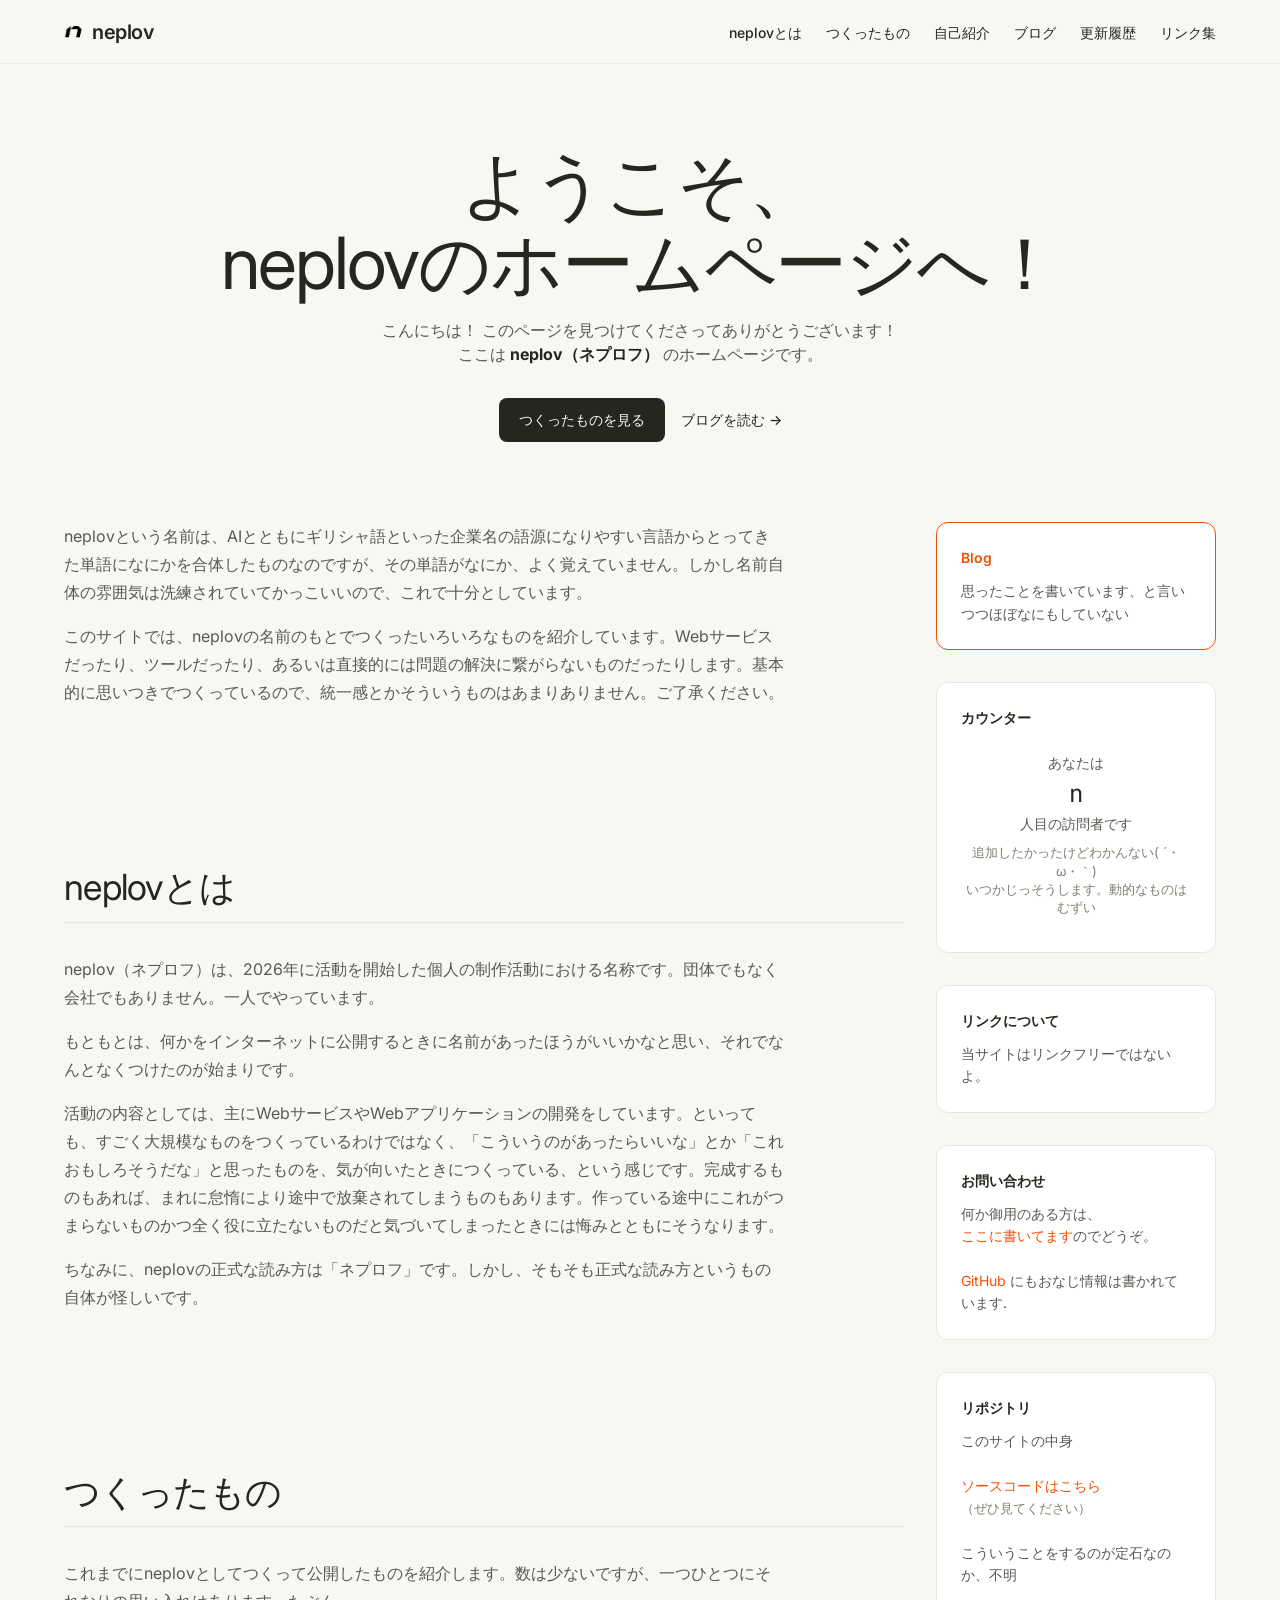
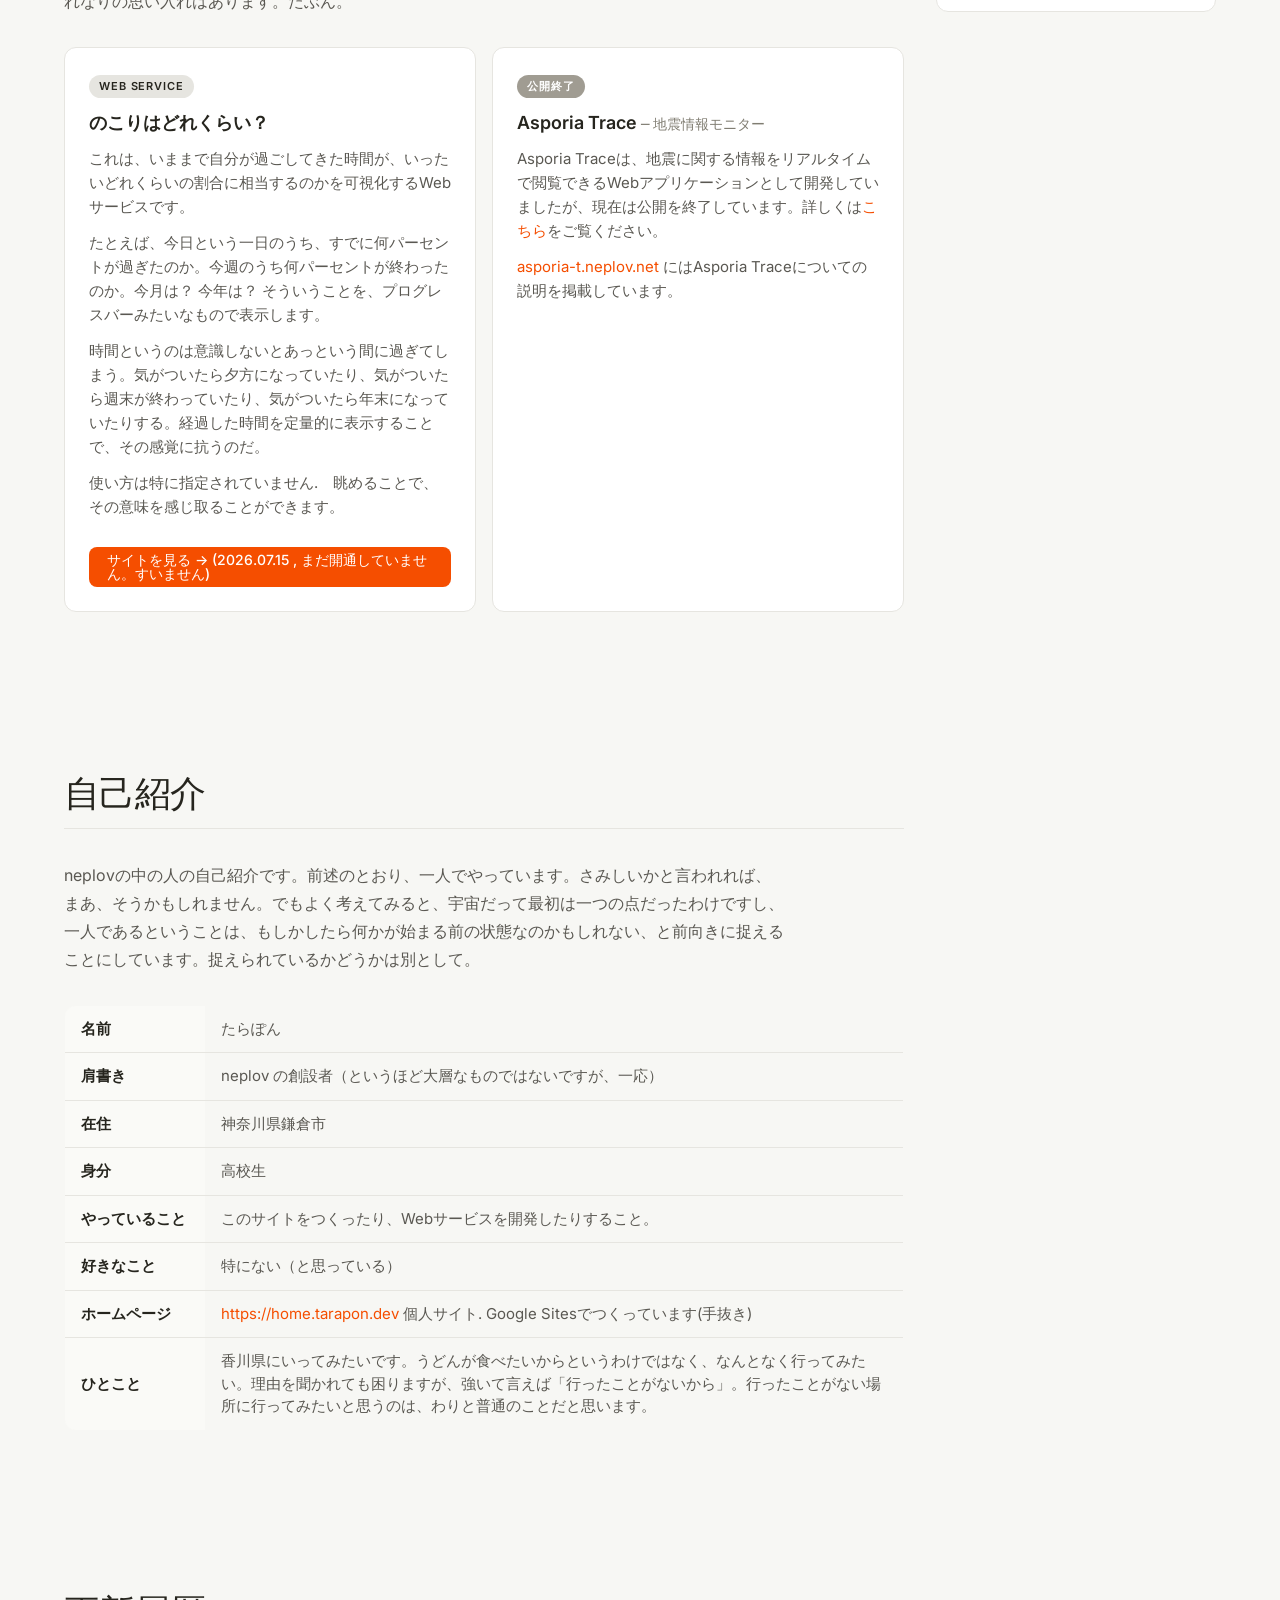
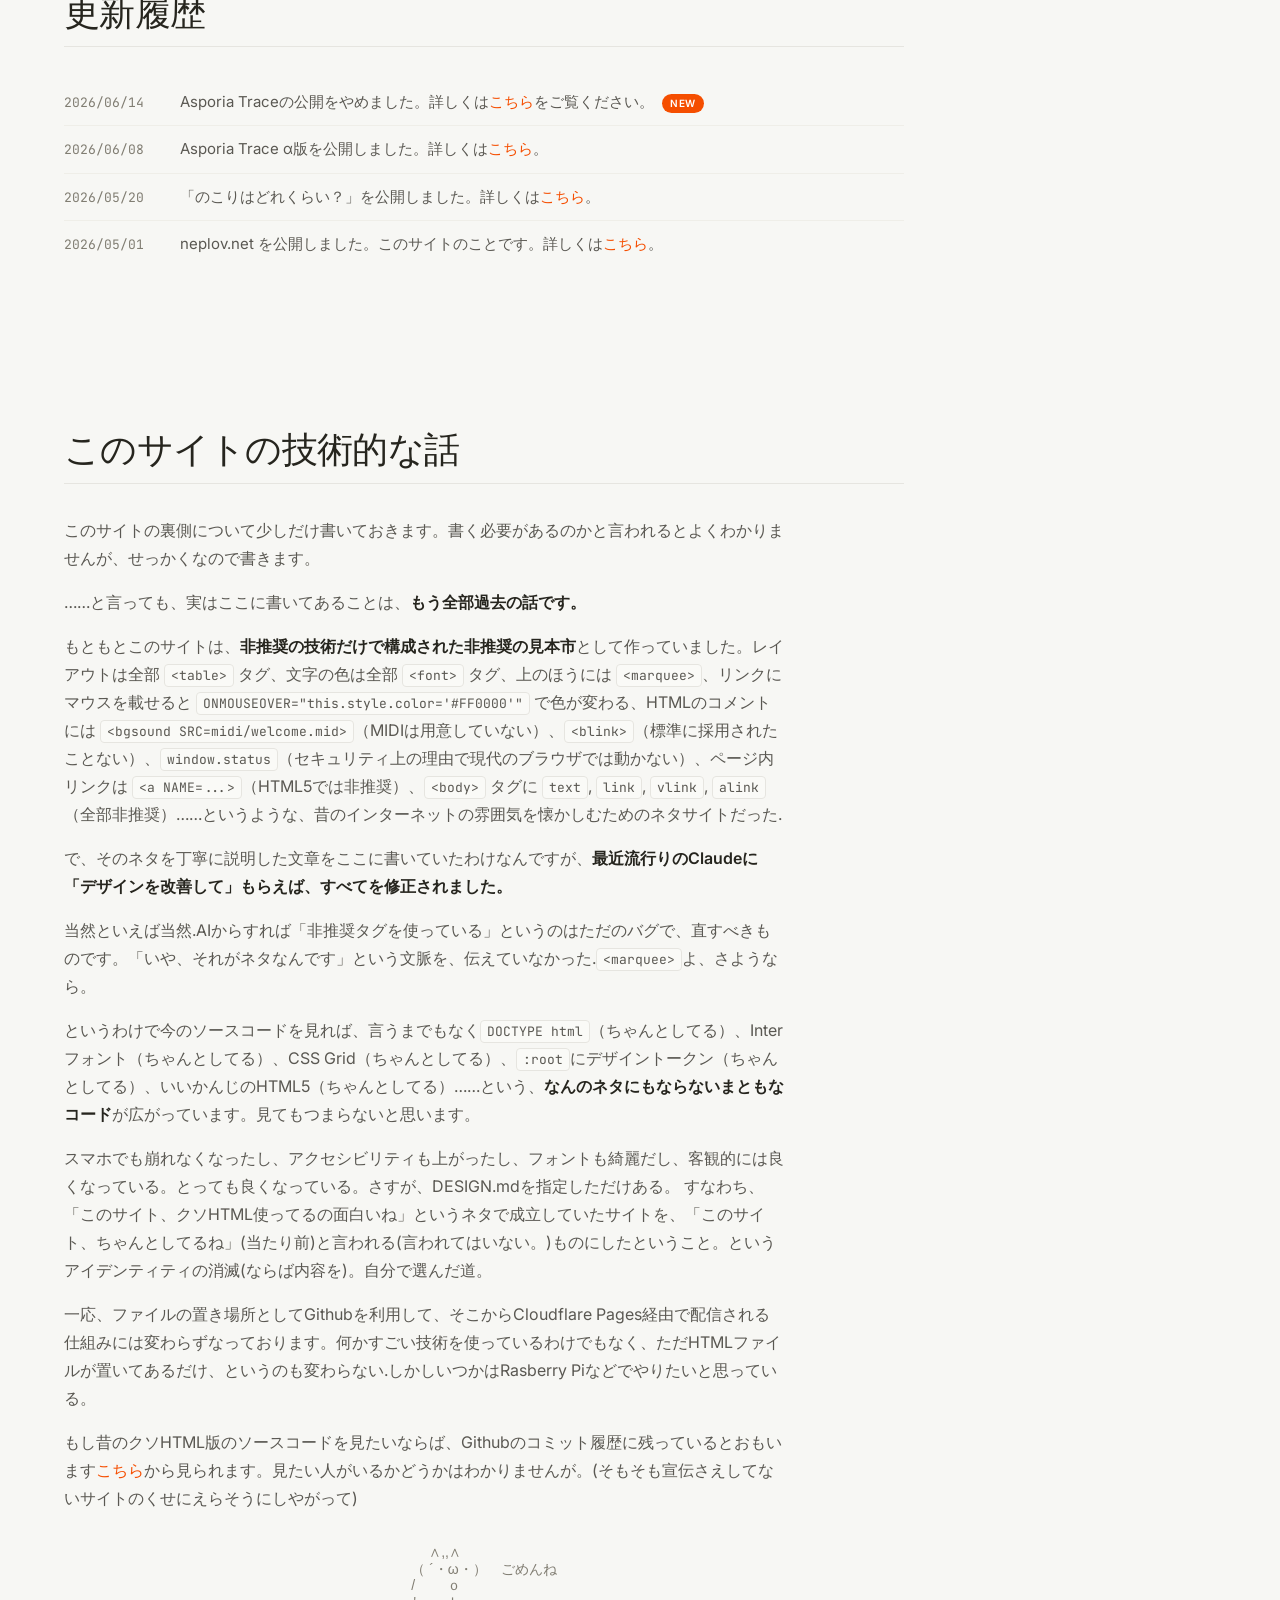
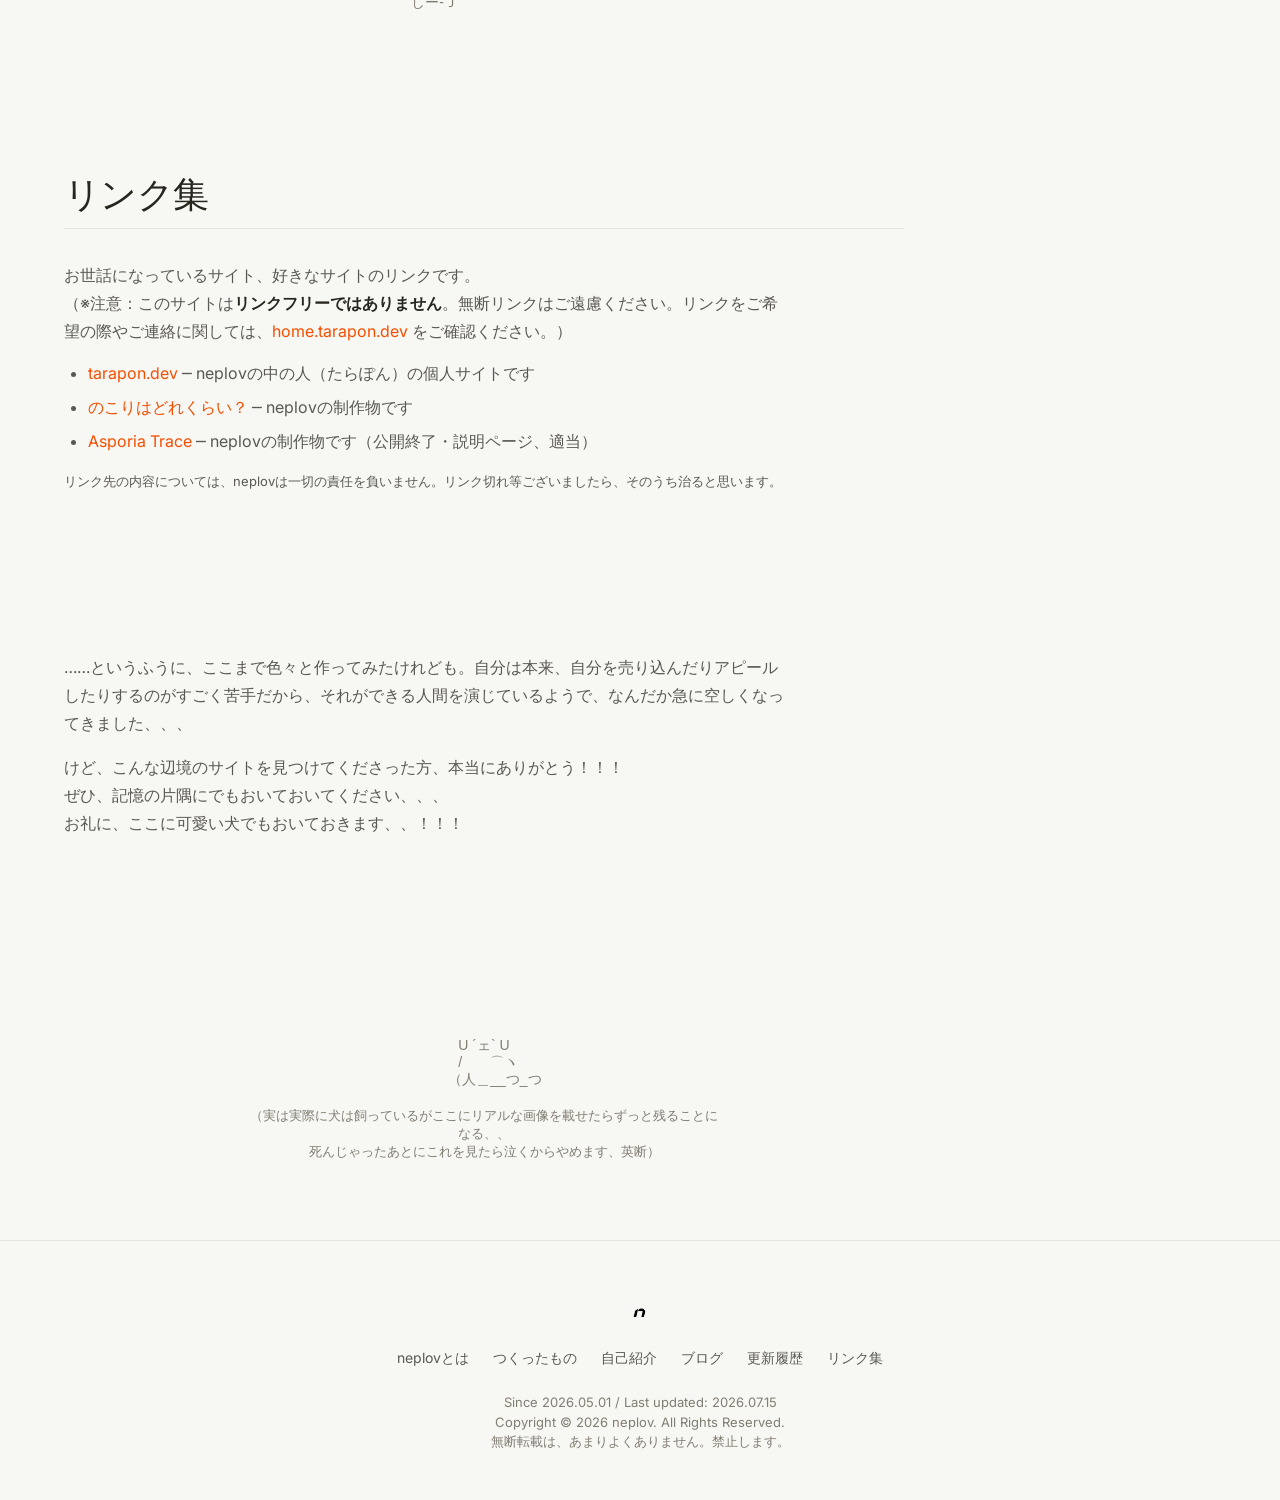
<file: index.html>
<!doctype html>
<html lang="ja">
    <head>
        <meta charset="UTF-8" />
        <meta name="viewport" content="width=device-width, initial-scale=1.0" />
        <meta
            name="description"
            content="neplovのホームページです。このサイトでは、個人が作成したアプリケーションや、ブログなどを閲覧することができます。"
        />
        <meta
            name="keywords"
            content="neplov,ネプロフ,ホームページ,個人サイト,Web制作,鎌倉"
        />
        <title>neplov - ようこそ!</title>
        <link rel="stylesheet" href="/style.css" />
        <link rel="icon" href="/favicon.png" type="image/png" />
    </head>
    <body>
        <!-- ============ TOP NAV ============ -->
        <nav class="top-nav" id="top-nav">
            <div class="container">
                <a href="/" class="top-nav__brand">
                    <img src="/logo-1.png" alt="neplov" />
                    <span class="top-nav__brand-text">neplov</span>
                </a>
                <ul class="top-nav__links" id="nav-links">
                    <li>
                        <a href="#about" class="top-nav__link">neplovとは</a>
                    </li>
                    <li>
                        <a href="#projects" class="top-nav__link"
                            >つくったもの</a
                        >
                    </li>
                    <li>
                        <a href="#profile" class="top-nav__link">自己紹介</a>
                    </li>
                    <li><a href="/blog/" class="top-nav__link">ブログ</a></li>
                    <li>
                        <a href="#updates" class="top-nav__link">更新履歴</a>
                    </li>
                    <li><a href="#links" class="top-nav__link">リンク集</a></li>
                </ul>
                <button
                    class="nav-hamburger"
                    id="nav-hamburger"
                    aria-label="メニュー"
                    onclick="
                        document
                            .getElementById('nav-links')
                            .classList.toggle('top-nav__links--open')
                    "
                >
                    <span></span>
                    <span></span>
                    <span></span>
                </button>
            </div>
        </nav>

        <!-- ============ HERO ============ -->
        <section class="hero-band">
            <div class="container">
                <h1 class="display-mega">
                    ようこそ、<br />neplovのホームページへ！
                </h1>
                <p class="body-md hero-band__subtitle">
                    こんにちは！
                    このページを見つけてくださってありがとうございます！<br />
                    ここは
                    <strong class="text-ink">neplov（ネプロフ）</strong>
                    のホームページです。
                </p>
                <div class="hero-band__actions">
                    <a href="#projects" class="btn btn-download"
                        >つくったものを見る</a
                    >
                    <a href="/blog/" class="btn btn-tertiary">ブログを読む →</a>
                </div>
            </div>
        </section>

        <!-- ============ MAIN LAYOUT ============ -->
        <div class="container">
            <div class="page-layout">
                <!-- ====== MAIN CONTENT ====== -->
                <main class="page-main">
                    <!-- ===== INTRO ===== -->
                    <section class="section" style="padding-top: 0">
                        <div class="prose">
                            <p>
                                neplovという名前は、AIとともにギリシャ語といった企業名の語源になりやすい言語からとってきた単語になにかを合体したものなのですが、その単語がなにか、よく覚えていません。しかし名前自体の雰囲気は洗練されていてかっこいいので、これで十分としています。
                            <p>
                                このサイトでは、neplovの名前のもとでつくったいろいろなものを紹介しています。Webサービスだったり、ツールだったり、あるいは直接的には問題の解決に繋がらないものだったりします。基本的に思いつきでつくっているので、統一感とかそういうものはあまりありません。ご了承ください。
                            </p>
                        </div>
                    </section>

                    <!-- ===== ABOUT ===== -->
                    <section id="about" class="section">
                        <div class="section-header">
                            <h2 class="display-lg">neplovとは</h2>
                        </div>
                        <div class="prose">
                            <p>
                                neplov（ネプロフ）は、2026年に活動を開始した個人の制作活動における名称です。団体でもなく会社でもありません。一人でやっています。
                            </p>
                            <p>
                                もともとは、何かをインターネットに公開するときに名前があったほうがいいかなと思い、それでなんとなくつけたのが始まりです。
                            </p>
                            <p>
                                活動の内容としては、主にWebサービスやWebアプリケーションの開発をしています。といっても、すごく大規模なものをつくっているわけではなく、「こういうのがあったらいいな」とか「これおもしろそうだな」と思ったものを、気が向いたときにつくっている、という感じです。完成するものもあれば、まれに怠惰により途中で放棄されてしまうものもあります。作っている途中にこれがつまらないものかつ全く役に立たないものだと気づいてしまったときには悔みとともにそうなります。
                            </p>
                            <p>
                                ちなみに、neplovの正式な読み方は「ネプロフ」です。しかし、そもそも正式な読み方というもの自体が怪しいです。
                            </p>
                        </div>
                    </section>

                    <!-- ===== PROJECTS ===== -->
                    <section id="projects" class="section">
                        <div class="section-header">
                            <h2 class="display-lg">つくったもの</h2>
                        </div>
                        <div class="prose mb-xl">
                            <p>
                                これまでにneplovとしてつくって公開したものを紹介します。数は少ないですが、一つひとつにそれなりの思い入れはあります。たぶん。
                            </p>
                        </div>

                        <div class="card-grid card-grid--2">
                            <!-- Project 1 -->
                            <div class="feature-card">
                                <span class="feature-card__tag"
                                    >Web Service</span
                                >
                                <h3 class="feature-card__title">
                                    のこりはどれくらい？
                                </h3>
                                <div class="feature-card__body">
                                    <p>
                                        これは、いままで自分が過ごしてきた時間が、いったいどれくらいの割合に相当するのかを可視化するWebサービスです。
                                    </p>
                                    <p style="margin-top: var(--space-sm)">
                                        たとえば、今日という一日のうち、すでに何パーセントが過ぎたのか。今週のうち何パーセントが終わったのか。今月は？
                                        今年は？
                                        そういうことを、プログレスバーみたいなもので表示します。
                                    </p>
                                    <p style="margin-top: var(--space-sm)">
                                        時間というのは意識しないとあっという間に過ぎてしまう。気がついたら夕方になっていたり、気がついたら週末が終わっていたり、気がついたら年末になっていたりする。経過した時間を定量的に表示することで、その感覚に抗うのだ。
                                    </p>
                                    <p style="margin-top: var(--space-sm)">
                                        使い方は特に指定されていません.　眺めることで、その意味を感じ取ることができます。
                                    </p>
                                </div>
                                <div class="feature-card__meta">
                                    <a
                                        href="https://remaining.neplov.net"
                                        target="_blank"
                                        class="btn btn-primary"
                                        style="margin-top: var(--space-sm)"
                                        >サイトを見る → (2026.07.15 , まだ開通していません。すいません)</a
                                    >
                                </div>
                            </div>

                            <!-- Project 2 -->
                            <div class="feature-card">
                                <span
                                    class="feature-card__tag feature-card__tag--discontinued"
                                    >公開終了</span
                                >
                                <h3 class="feature-card__title">
                                    Asporia Trace
                                    <span
                                        class="text-muted"
                                        style="
                                            font-weight: 400;
                                            font-size: 14px;
                                        "
                                        >─ 地震情報モニター</span
                                    >
                                </h3>
                                <div class="feature-card__body">
                                    <p>
                                        Asporia
                                        Traceは、地震に関する情報をリアルタイムで閲覧できるWebアプリケーションとして開発していましたが、現在は公開を終了しています。詳しくは<a
                                            href="news/20260614-asporia-trace-discontinued.html"
                                            >こちら</a
                                        >をご覧ください。
                                    </p>
                                    <p style="margin-top: var(--space-sm)">
                                        <a
                                            href="https://asporia-t.neplov.net"
                                            target="_blank"
                                            >asporia-t.neplov.net</a
                                        >
                                        にはAsporia
                                        Traceについての説明を掲載しています。
                                    </p>
                                </div>
                            </div>
                        </div>
                    </section>

                    <!-- ===== PROFILE ===== -->
                    <section id="profile" class="section">
                        <div class="section-header">
                            <h2 class="display-lg">自己紹介</h2>
                        </div>
                        <div class="prose mb-xl">
                            <p>
                                neplovの中の人の自己紹介です。前述のとおり、一人でやっています。さみしいかと言われれば、まあ、そうかもしれません。でもよく考えてみると、宇宙だって最初は一つの点だったわけですし、一人であるということは、もしかしたら何かが始まる前の状態なのかもしれない、と前向きに捉えることにしています。捉えられているかどうかは別として。
                            </p>
                        </div>

                        <table class="profile-table">
                            <tr>
                                <th>名前</th>
                                <td>たらぽん</td>
                            </tr>
                            <tr>
                                <th>肩書き</th>
                                <td>
                                    neplov
                                    の創設者（というほど大層なものではないですが、一応）
                                </td>
                            </tr>
                            <tr>
                                <th>在住</th>
                                <td>
                                    神奈川県鎌倉市
                                </td>
                            </tr>
                            <tr>
                                <th>身分</th>
                                <td>高校生</td>
                            </tr>
                            <tr>
                                <th>やっていること</th>
                                <td>
                                    このサイトをつくったり、Webサービスを開発したりすること。
                                </td>
                            </tr>
                            <tr>
                                <th>好きなこと</th>
                                <td>
                                    特にない（と思っている）
                                </td>
                            </tr>
                            <tr>
                                <th>ホームページ</th>
                                <td>
                                    <a
                                        href="https://home.tarapon.dev"
                                        target="_blank"
                                        >https://home.tarapon.dev</a
                                    > 個人サイト. Google Sitesでつくっています(手抜き)
                                </td>
                            </tr>
                            <tr>
                                <th>ひとこと</th>
                                <td>
                                    香川県にいってみたいです。うどんが食べたいからというわけではなく、なんとなく行ってみたい。理由を聞かれても困りますが、強いて言えば「行ったことがないから」。行ったことがない場所に行ってみたいと思うのは、わりと普通のことだと思います。
                                </td>
                            </tr>
                        </table>
                    </section>

                    <!-- ===== UPDATES ===== -->
                    <section id="updates" class="section">
                        <div class="section-header">
                            <h2 class="display-lg">更新履歴</h2>
                        </div>

                        <ul class="update-list">
                            <li class="update-item">
                                <span class="update-date">2026/06/14</span>
                                <span class="update-text"
                                    >Asporia Traceの公開をやめました。詳しくは<a
                                        href="news/20260614-asporia-trace-discontinued.html"
                                        >こちら</a
                                    >をご覧ください。<span class="badge-new"
                                        >NEW</span
                                    ></span
                                >
                            </li>
                            <li class="update-item">
                                <span class="update-date">2026/06/08</span>
                                <span class="update-text"
                                    >Asporia Trace α版を公開しました。詳しくは<a
                                        href="news/20260608-asporia-trace.html"
                                        >こちら</a
                                    >。</span
                                >
                            </li>
                            <li class="update-item">
                                <span class="update-date">2026/05/20</span>
                                <span class="update-text"
                                    >「のこりはどれくらい？」を公開しました。詳しくは<a
                                        href="news/20260520-remaining.html"
                                        >こちら</a
                                    >。</span
                                >
                            </li>
                            <li class="update-item">
                                <span class="update-date">2026/05/01</span>
                                <span class="update-text"
                                    >neplov.net
                                    を公開しました。このサイトのことです。詳しくは<a
                                        href="news/20260501-site-launch.html"
                                        >こちら</a
                                    >。</span
                                >
                            </li>
                        </ul>
                    </section>

                    <!-- ===== TECH STACK ===== -->
                    <section id="tech" class="section">
                        <div class="section-header">
                            <h2 class="display-lg">このサイトの技術的な話</h2>
                        </div>
                        <div class="prose">
                            <p>
                                このサイトの裏側について少しだけ書いておきます。書く必要があるのかと言われるとよくわかりませんが、せっかくなので書きます。
                            </p>

                            <p>
                                ……と言っても、実はここに書いてあることは、<strong
                                    >もう全部過去の話です。</strong
                                >
                            </p>

                            <p>
                                もともとこのサイトは、<strong>非推奨の技術だけで構成された非推奨の見本市</strong>として作っていました。レイアウトは全部
                                <code>&lt;table&gt;</code> タグ、文字の色は全部
                                <code>&lt;font&gt;</code> タグ、上のほうには
                                <code>&lt;marquee&gt;</code
                                >、リンクにマウスを載せると
                                <code
                                    >ONMOUSEOVER="this.style.color='#FF0000'"</code
                                >
                                で色が変わる、HTMLのコメントには
                                <code>&lt;bgsound SRC=midi/welcome.mid&gt;</code
                                >（MIDIは用意していない）、<code>&lt;blink&gt;</code>（標準に採用されたことない）、<code>window.status</code>（セキュリティ上の理由で現代のブラウザでは動かない）、ページ内リンクは
                                <code>&lt;a NAME=...&gt;</code
                                >（HTML5では非推奨）、<code>&lt;body&gt;</code>
                                タグに <code>text</code>, <code>link</code>,
                                <code>vlink</code>,
                                <code>alink</code
                                >（全部非推奨）……というような、昔のインターネットの雰囲気を懐かしむためのネタサイトだった.
                            </p>

                            <p>
                                で、そのネタを丁寧に説明した文章をここに書いていたわけなんですが、<strong
                                    >最近流行りのClaudeに「デザインを改善して」もらえば、すべてを修正されました。</strong
                                >
                            </p>

                            <p>
                                当然といえば当然.AIからすれば「非推奨タグを使っている」というのはただのバグで、直すべきものです。「いや、それがネタなんです」という文脈を、伝えていなかった.<code>&lt;marquee&gt;</code>よ、さようなら。
                            </p>

                            <p>
                                というわけで今のソースコードを見れば、言うまでもなく<code
                                    >DOCTYPE html</code
                                >（ちゃんとしてる）、Interフォント（ちゃんとしてる）、CSS
                                Grid（ちゃんとしてる）、<code>:root</code>にデザイントークン（ちゃんとしてる）、いいかんじのHTML5（ちゃんとしてる）……という、<strong>なんのネタにもならないまともなコード</strong>が広がっています。見てもつまらないと思います。
                            </p>

                            <p>
                                スマホでも崩れなくなったし、アクセシビリティも上がったし、フォントも綺麗だし、客観的には良くなっている。とっても良くなっている。さすが、DESIGN.mdを指定しただけある。
                                すなわち、「このサイト、クソHTML使ってるの面白いね」というネタで成立していたサイトを、「このサイト、ちゃんとしてるね」(当たり前)と言われる(言われてはいない。)ものにしたということ。というアイデンティティの消滅(ならば内容を)。自分で選んだ道。
                            </p>

                            <p>
                                一応、ファイルの置き場所としてGithubを利用して、そこからCloudflare
                                Pages経由で配信される仕組みには変わらずなっております。何かすごい技術を使っているわけでもなく、ただHTMLファイルが置いてあるだけ、というのも変わらない.しかしいつかはRasberry Piなどでやりたいと思っている。
                            </p>

    

                            <p>
                                もし昔のクソHTML版のソースコードを見たいならば、Githubのコミット履歴に残っているとおもいます<a
                                    href="https://github.com/tlarnc1-sl/neplov"
                                    target="_blank"
                                    >こちら</a
                                >から見られます。見たい人がいるかどうかはわかりませんが。(そもそも宣伝さえしてないサイトのくせにえらそうにしやがって)
                            </p>
                        </div>

                        <div class="text-center mt-xl">
                            <pre class="aa-art">
　 ∧,,∧
（ ´・ω・）　ごめんね
/　　 ｏ
しー-Ｊ</pre>
                        </div>
                    </section>

                    <!-- ===== LINKS ===== -->
                    <section id="links" class="section">
                        <div class="section-header">
                            <h2 class="display-lg">リンク集</h2>
                        </div>
                        <div class="prose">
                            <p>
                                お世話になっているサイト、好きなサイトのリンクです。<br />
                                （※注意：このサイトは<strong>リンクフリーではありません</strong>。無断リンクはご遠慮ください。リンクをご希望の際やご連絡に関しては、<a
                                    href="https://home.tarapon.dev"
                                    target="_blank"
                                    >home.tarapon.dev</a
                                >
                                をご確認ください。）
                            </p>

                            <ul>
                                <li>
                                    <a
                                        href="https://tarapon.dev"
                                        target="_blank"
                                        >tarapon.dev</a
                                    >
                                    ─ neplovの中の人（たらぽん）の個人サイトです
                                </li>
                                <li>
                                    <a
                                        href="https://remaining.neplov.net"
                                        target="_blank"
                                        >のこりはどれくらい？</a
                                    >
                                    ─ neplovの制作物です
                                </li>
                                <li>
                                    <a
                                        href="https://asporia-t.neplov.net"
                                        target="_blank"
                                        >Asporia Trace</a
                                    >
                                    ─ neplovの制作物です（公開終了・説明ページ、適当）
                                </li>
                            </ul>

                            <p
                                class="caption"
                                style="margin-top: var(--space-base)"
                            >
                                リンク先の内容については、neplovは一切の責任を負いません。リンク切れ等ございましたら、そのうち治ると思います。
                            </p>
                        </div>
                    </section>

                    <!-- ===== CLOSING ===== -->
                    <section class="section">
                        <div class="prose">
                            <p>
                                ……というふうに、ここまで色々と作ってみたけれども。自分は本来、自分を売り込んだりアピールしたりするのがすごく苦手だから、それができる人間を演じているようで、なんだか急に空しくなってきました、、、
                            </p>
                            <p>
                                けど、こんな辺境のサイトを見つけてくださった方、本当にありがとう！！！<br />
                                ぜひ、記憶の片隅にでもおいておいてください、、、<br />
                                お礼に、ここに可愛い犬でもおいておきます、、！！！
                            </p>
                        </div>

                        <div style="height: 200px"></div>

                        <div class="text-center">
                            <pre class="aa-art">
　　 U ´ェ` U
　　 /　　⌒ヽ
　  （人＿__つ_つ</pre>
                            <p
                                class="caption"
                                style="
                                    margin-top: var(--space-base);
                                    max-width: 480px;
                                    margin-left: auto;
                                    margin-right: auto;
                                "
                            >
                                （実は実際に犬は飼っているがここにリアルな画像を載せたらずっと残ることになる、、<br />
                                死んじゃったあとにこれを見たら泣くからやめます、英断）
                            </p>
                        </div>
                    </section>
                </main>

                <!-- ====== SIDEBAR ====== -->
                <aside class="page-sidebar">
                    <!-- Blog Link -->
                    <a
                        href="/blog/"
                        class="info-box"
                        style="
                            text-decoration: none;
                            display: block;
                            border-color: var(--color-primary);
                            transition: border-color 0.2s ease;
                        "
                    >
                        <div
                            class="info-box__title"
                            style="color: var(--color-primary)"
                        >
                            Blog
                        </div>
                        <div class="info-box__body">
                            思ったことを書いています、と言いつつほぼなにもしていない
                        </div>
                    </a>

                    <!-- Counter -->
                    <div class="info-box">
                        <div class="info-box__title">カウンター</div>
                        <div
                            class="info-box__body text-center"
                            style="padding: var(--space-sm) 0"
                        >
                            <span class="body-sm">あなたは</span><br />
                            <span
                                style="
                                    font-family: var(--font-code);
                                    font-size: 24px;
                                    font-weight: 400;
                                    color: var(--color-ink);
                                "
                                >n</span
                            ><br />
                            <span class="body-sm">人目の訪問者です</span><br />
                            <span
                                class="caption"
                                style="
                                    display: block;
                                    margin-top: var(--space-xs);
                                "
                                >追加したかったけどわかんない( ´・ω・｀)<br />いつかじっそうします。動的なものはむずい</span
                            >
                        </div>
                    </div>

                    <!-- Link Policy -->
                    <div class="info-box">
                        <div class="info-box__title">リンクについて</div>
                        <div class="info-box__body">
                            当サイトはリンクフリーではないよ。
                        </div>
                    </div>

                    <!-- Contact -->
                    <div class="info-box">
                        <div class="info-box__title">お問い合わせ</div>
                        <div class="info-box__body">
                            何か御用のある方は、<br />
                            <a href="https://home.tarapon.dev" target="_blank"
                                >ここに書いてます</a
                            >のでどうぞ。<br /><br />
                            <a
                                href="https://github.com/tlarnc1-sl"
                                target="_blank"
                                >GitHub</a
                            >
                            にもおなじ情報は書かれています.
                        </div>
                    </div>

                    <!-- Repository -->
                    <div class="info-box">
                        <div class="info-box__title">リポジトリ</div>
                        <div class="info-box__body">
                            このサイトの中身<br /><br />
                            <a
                                href="https://github.com/tlarnc1-sl/neplov"
                                target="_blank"
                                >ソースコードはこちら</a
                            ><br />
                            <span class="caption"
                                >（ぜひ見てください）</span
                            ><br /><br />
                            こういうことをするのが定石なのか、不明
                        </div>
                    </div>
                </aside>
            </div>
        </div>

        <!-- ============ FOOTER ============ -->
        <footer class="footer">
            <div class="container">
                <div class="footer__brand">
                    <img src="/logo-1.png" alt="neplov" style="height: 16px" />
                </div>
                <ul class="footer__links">
                    <li>
                        <a href="#about" class="footer__link">neplovとは</a>
                    </li>
                    <li>
                        <a href="#projects" class="footer__link"
                            >つくったもの</a
                        >
                    </li>
                    <li>
                        <a href="#profile" class="footer__link">自己紹介</a>
                    </li>
                    <li><a href="/blog/" class="footer__link">ブログ</a></li>
                    <li>
                        <a href="#updates" class="footer__link">更新履歴</a>
                    </li>
                    <li><a href="#links" class="footer__link">リンク集</a></li>
                </ul>
                <div class="footer__copy">
                    Since 2026.05.01 / Last updated: 2026.07.15<br />
                    Copyright &copy; 2026 neplov. All Rights Reserved.<br />
                    無断転載は、あまりよくありません。禁止します。
                </div>
            </div>
        </footer>
    </body>
</html>
</file>
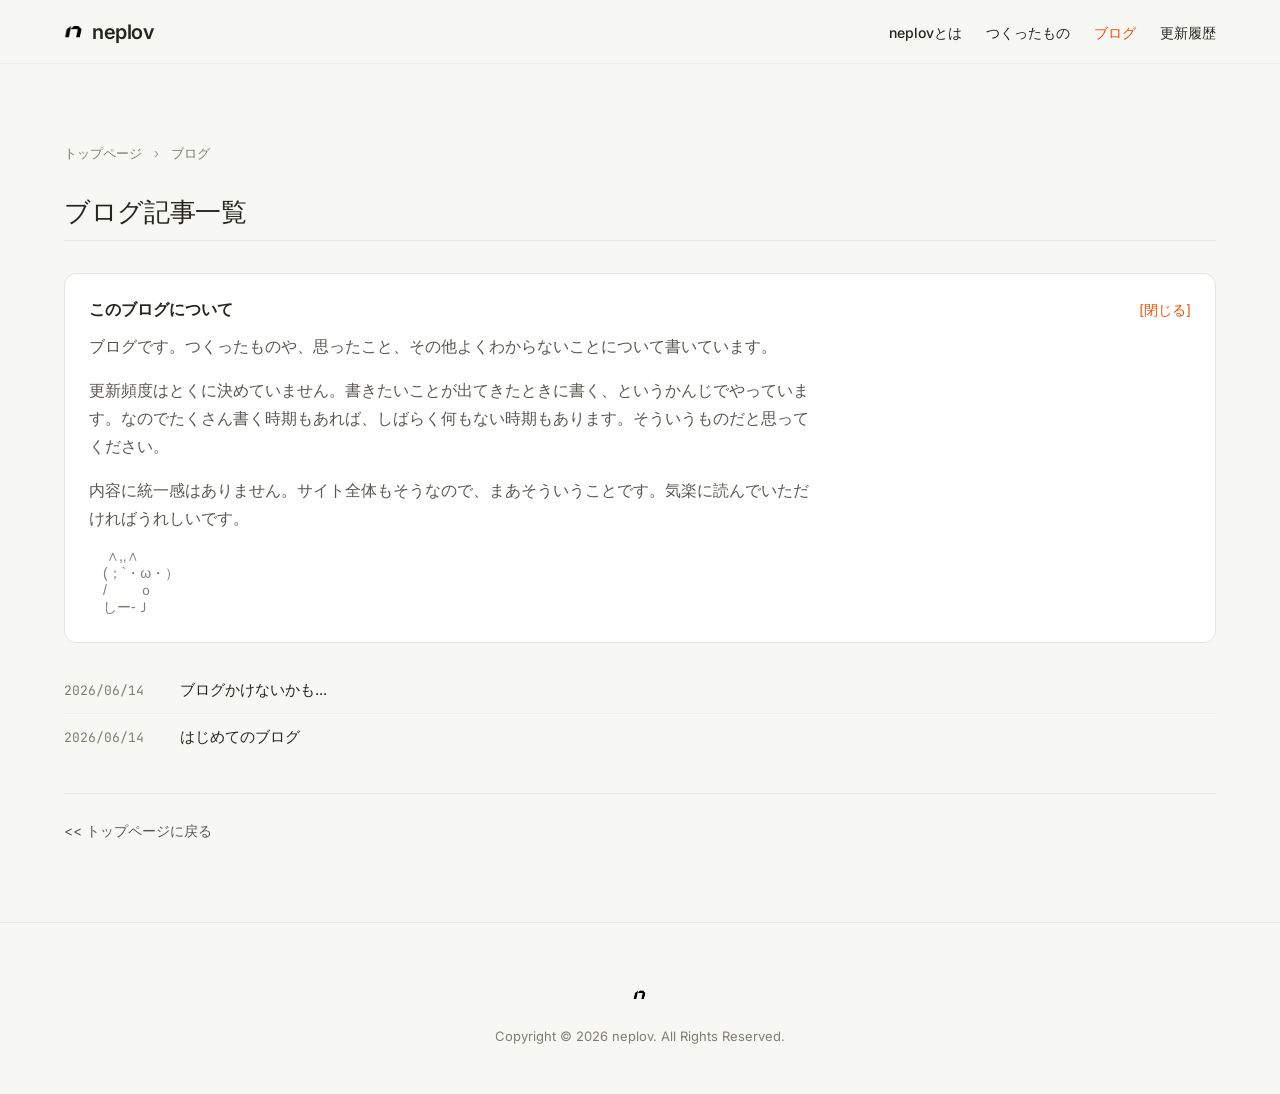
<file: blog/index.html>
<!DOCTYPE html>
<html lang="ja">
<head>
<meta charset="UTF-8">
<meta name="viewport" content="width=device-width, initial-scale=1.0">
<title>ブログ - neplov</title>
<link rel="stylesheet" href="/style.css">
  <link rel="icon" href="/favicon.png" type="image/png">
</head>
<body>

<!-- Top Navigation -->
<nav class="top-nav">
  <div class="container">
    <a href="/" class="top-nav__brand">
      <img src="/logo-1.png" alt="neplov">
      <span class="top-nav__brand-text">neplov</span>
    </a>
    <ul class="top-nav__links" id="nav-links">
      <li><a href="/#about" class="top-nav__link">neplovとは</a></li>
      <li><a href="/#projects" class="top-nav__link">つくったもの</a></li>
      <li><a href="/blog/" class="top-nav__link top-nav__link--active">ブログ</a></li>
      <li><a href="/#updates" class="top-nav__link">更新履歴</a></li>
    </ul>
    <button class="nav-hamburger" aria-label="メニュー" onclick="document.getElementById('nav-links').classList.toggle('top-nav__links--open')">
      <span></span><span></span><span></span>
    </button>
  </div>
</nav>

<!-- Main Content -->
<main class="section">
  <div class="container">

    <!-- Breadcrumb -->
    <nav class="breadcrumb">
      <a href="/">トップページ</a>
      <span class="breadcrumb__sep">›</span>
      ブログ
    </nav>

    <!-- Page Heading -->
    <div class="section-header">
      <h1 class="display-md">ブログ記事一覧</h1>
    </div>

    <!-- Blog Description Box (toggleable) -->
    <div id="blog-description-box" class="card mb-lg" style="display: none;">
      <div style="display: flex; justify-content: space-between; align-items: center; margin-bottom: var(--space-sm);">
        <span class="title-sm">このブログについて</span>
        <a href="javascript:void(0);" onclick="toggleBlogDesc()" class="body-sm text-primary">[閉じる]</a>
      </div>
      <div class="prose">
        <p>ブログです。つくったものや、思ったこと、その他よくわからないことについて書いています。</p>
        <p>更新頻度はとくに決めていません。書きたいことが出てきたときに書く、というかんじでやっています。なのでたくさん書く時期もあれば、しばらく何もない時期もあります。そういうものだと思ってください。</p>
        <p>内容に統一感はありません。サイト全体もそうなので、まあそういうことです。気楽に読んでいただければうれしいです。</p>
      </div>
      <pre class="aa-art" style="margin-top: var(--space-base);">　 ∧,,∧
　(；`・ω・）
　/　　 ｏ
　しー-Ｊ</pre>
    </div>

    <div id="blog-description-open" style="display: none; text-align: right; margin-bottom: var(--space-base);">
      <a href="javascript:void(0);" onclick="toggleBlogDesc()" class="body-sm text-primary">[ブログの説明を見る]</a>
    </div>

    <!-- Post List -->
    <div id="post-list">
      <p class="body-sm text-muted">記事を読み込んでいます...</p>
    </div>

    <div class="mt-xl" style="border-top: 1px solid var(--color-hairline); padding-top: var(--space-lg);">
      <a href="/" class="body-sm">&lt;&lt; トップページに戻る</a>
    </div>

  </div>
</main>

<!-- Footer -->
<footer class="footer">
  <div class="container">
    <div class="footer__brand"><img src="/logo-1.png" alt="neplov" style="height: 16px;"></div>
    <div class="footer__copy">Copyright &copy; 2026 neplov. All Rights Reserved.</div>
  </div>
</footer>

<script>
function toggleBlogDesc() {
  var box = document.getElementById("blog-description-box");
  var openLink = document.getElementById("blog-description-open");
  if (box.style.display === "none") {
    box.style.display = "block";
    openLink.style.display = "none";
    localStorage.setItem("neplov_blog_desc_closed", "false");
  } else {
    box.style.display = "none";
    openLink.style.display = "block";
    localStorage.setItem("neplov_blog_desc_closed", "true");
  }
}

var isClosed = localStorage.getItem("neplov_blog_desc_closed");
if (isClosed === "true") {
  document.getElementById("blog-description-box").style.display = "none";
  document.getElementById("blog-description-open").style.display = "block";
} else {
  document.getElementById("blog-description-box").style.display = "block";
  document.getElementById("blog-description-open").style.display = "none";
}

function fetchPosts() {
  fetch("index.json")
    .then(function(res) { return res.json(); })
    .then(function(posts) {
      var el = document.getElementById("post-list");
      if (posts.length === 0) {
        el.innerHTML = '<p class="body-sm text-muted">まだ記事がありません。</p>';
        return;
      }
      var html = '<ul class="post-list">';
      for (var i = 0; i < posts.length; i++) {
        html += '<li class="post-item">';
        html += '<span class="post-date">' + posts[i].date + '</span>';
        html += '<a href="post.html#' + posts[i].slug + '" class="post-title-link">' + posts[i].title + '</a>';
        html += '</li>';
      }
      html += '</ul>';
      el.innerHTML = html;
    })
    .catch(function() {
      document.getElementById("post-list").innerHTML = '<p class="body-sm" style="color: var(--color-error);">記事の取得に失敗しました。</p>';
    });
}

fetchPosts();
</script>

</body>
</html>
</file>
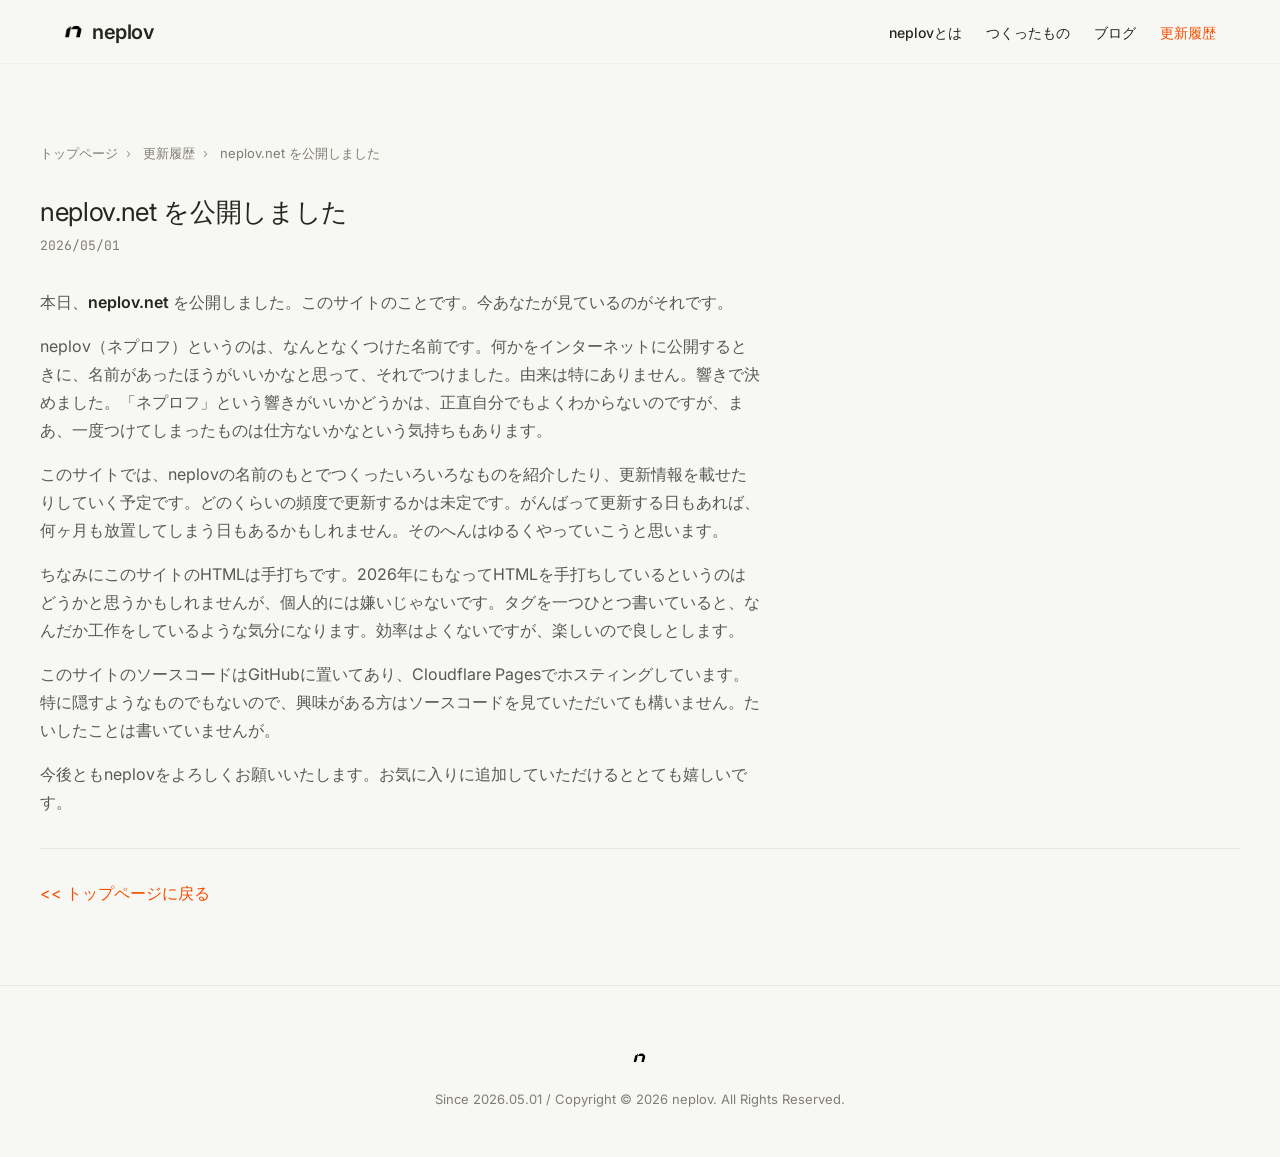
<file: news/20260501-site-launch.html>
<!DOCTYPE html>
<html lang="ja">
<head>
  <meta charset="UTF-8">
  <meta name="viewport" content="width=device-width, initial-scale=1.0">
  <title>neplov.net を公開しました - neplov</title>
  <link rel="stylesheet" href="/style.css">
  <link rel="icon" href="/favicon.png" type="image/png">
</head>
<body>

<nav class="top-nav">
  <div class="container">
    <a href="/" class="top-nav__brand">
      <img src="/logo-1.png" alt="neplov">
      <span class="top-nav__brand-text">neplov</span>
    </a>
    <ul class="top-nav__links" id="nav-links">
      <li><a href="/#about" class="top-nav__link">neplovとは</a></li>
      <li><a href="/#projects" class="top-nav__link">つくったもの</a></li>
      <li><a href="/blog/" class="top-nav__link">ブログ</a></li>
      <li><a href="/#updates" class="top-nav__link top-nav__link--active">更新履歴</a></li>
    </ul>
    <button class="nav-hamburger" aria-label="メニュー" onclick="document.getElementById('nav-links').classList.toggle('top-nav__links--open')">
      <span></span><span></span><span></span>
    </button>
  </div>
</nav>

<main class="container section">
  <div class="breadcrumb">
    <a href="/">トップページ</a><span class="breadcrumb__sep">›</span>
    <a href="/#updates">更新履歴</a><span class="breadcrumb__sep">›</span>
    neplov.net を公開しました
  </div>

  <article>
    <h1 class="display-md">neplov.net を公開しました</h1>
    <p class="code-text text-muted" style="margin-top: var(--space-xs);">2026/05/01</p>

    <div class="prose" style="margin-top: var(--space-xl);">
      <p>本日、<strong>neplov.net</strong> を公開しました。このサイトのことです。今あなたが見ているのがそれです。</p>

      <p>neplov（ネプロフ）というのは、なんとなくつけた名前です。何かをインターネットに公開するときに、名前があったほうがいいかなと思って、それでつけました。由来は特にありません。響きで決めました。「ネプロフ」という響きがいいかどうかは、正直自分でもよくわからないのですが、まあ、一度つけてしまったものは仕方ないかなという気持ちもあります。</p>

      <p>このサイトでは、neplovの名前のもとでつくったいろいろなものを紹介したり、更新情報を載せたりしていく予定です。どのくらいの頻度で更新するかは未定です。がんばって更新する日もあれば、何ヶ月も放置してしまう日もあるかもしれません。そのへんはゆるくやっていこうと思います。</p>

      <p>ちなみにこのサイトのHTMLは手打ちです。2026年にもなってHTMLを手打ちしているというのはどうかと思うかもしれませんが、個人的には嫌いじゃないです。タグを一つひとつ書いていると、なんだか工作をしているような気分になります。効率はよくないですが、楽しいので良しとします。</p>

      <p>このサイトのソースコードはGitHubに置いてあり、Cloudflare Pagesでホスティングしています。特に隠すようなものでもないので、興味がある方はソースコードを見ていただいても構いません。たいしたことは書いていませんが。</p>

      <p>今後ともneplovをよろしくお願いいたします。お気に入りに追加していただけるととても嬉しいです。</p>
    </div>

    <hr style="border: none; border-top: 1px solid var(--color-hairline); margin: var(--space-xl) 0;">
    <p><a href="/">&lt;&lt; トップページに戻る</a></p>
  </article>
</main>

<footer class="footer">
  <div class="container">
    <div class="footer__brand"><img src="/logo-1.png" alt="neplov" style="height: 16px;"></div>
    <div class="footer__copy">Since 2026.05.01 / Copyright &copy; 2026 neplov. All Rights Reserved.</div>
  </div>
</footer>

</body>
</html>
</file>
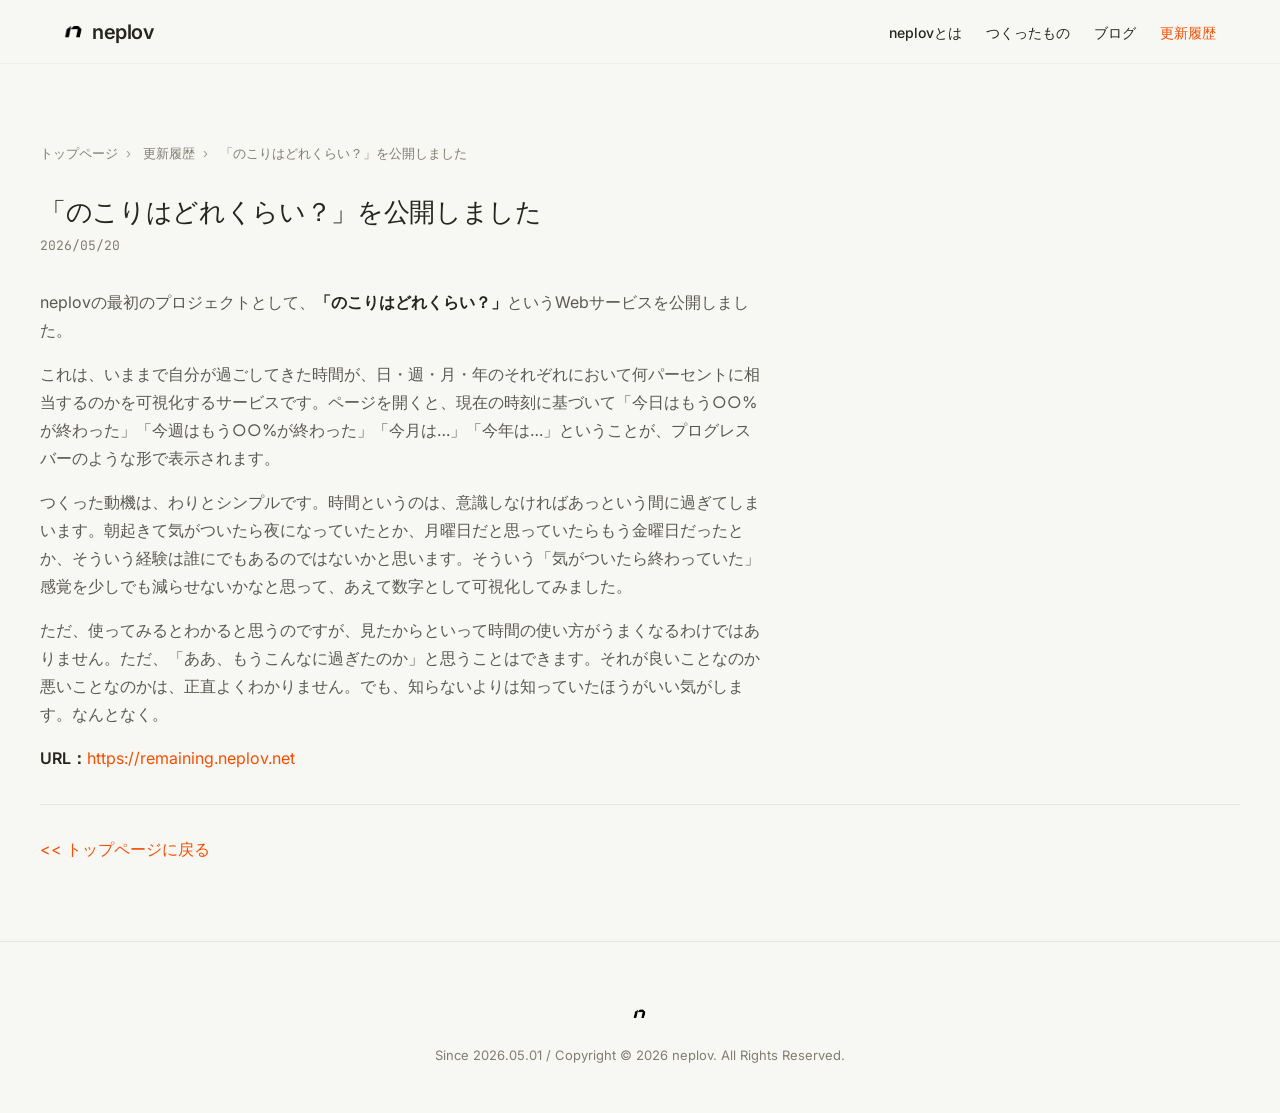
<file: news/20260520-remaining.html>
<!DOCTYPE html>
<html lang="ja">
<head>
  <meta charset="UTF-8">
  <meta name="viewport" content="width=device-width, initial-scale=1.0">
  <title>「のこりはどれくらい？」を公開しました - neplov</title>
  <link rel="stylesheet" href="/style.css">
  <link rel="icon" href="/favicon.png" type="image/png">
</head>
<body>

<nav class="top-nav">
  <div class="container">
    <a href="/" class="top-nav__brand">
      <img src="/logo-1.png" alt="neplov">
      <span class="top-nav__brand-text">neplov</span>
    </a>
    <ul class="top-nav__links" id="nav-links">
      <li><a href="/#about" class="top-nav__link">neplovとは</a></li>
      <li><a href="/#projects" class="top-nav__link">つくったもの</a></li>
      <li><a href="/blog/" class="top-nav__link">ブログ</a></li>
      <li><a href="/#updates" class="top-nav__link top-nav__link--active">更新履歴</a></li>
    </ul>
    <button class="nav-hamburger" aria-label="メニュー" onclick="document.getElementById('nav-links').classList.toggle('top-nav__links--open')">
      <span></span><span></span><span></span>
    </button>
  </div>
</nav>

<main class="container section">
  <div class="breadcrumb">
    <a href="/">トップページ</a><span class="breadcrumb__sep">›</span>
    <a href="/#updates">更新履歴</a><span class="breadcrumb__sep">›</span>
    「のこりはどれくらい？」を公開しました
  </div>

  <article>
    <h1 class="display-md">「のこりはどれくらい？」を公開しました</h1>
    <p class="code-text text-muted" style="margin-top: var(--space-xs);">2026/05/20</p>

    <div class="prose" style="margin-top: var(--space-xl);">
      <p>neplovの最初のプロジェクトとして、<strong>「のこりはどれくらい？」</strong>というWebサービスを公開しました。</p>

      <p>これは、いままで自分が過ごしてきた時間が、日・週・月・年のそれぞれにおいて何パーセントに相当するのかを可視化するサービスです。ページを開くと、現在の時刻に基づいて「今日はもう○○%が終わった」「今週はもう○○%が終わった」「今月は…」「今年は…」ということが、プログレスバーのような形で表示されます。</p>

      <p>つくった動機は、わりとシンプルです。時間というのは、意識しなければあっという間に過ぎてしまいます。朝起きて気がついたら夜になっていたとか、月曜日だと思っていたらもう金曜日だったとか、そういう経験は誰にでもあるのではないかと思います。そういう「気がついたら終わっていた」感覚を少しでも減らせないかなと思って、あえて数字として可視化してみました。</p>

      <p>ただ、使ってみるとわかると思うのですが、見たからといって時間の使い方がうまくなるわけではありません。ただ、「ああ、もうこんなに過ぎたのか」と思うことはできます。それが良いことなのか悪いことなのかは、正直よくわかりません。でも、知らないよりは知っていたほうがいい気がします。なんとなく。</p>

      <p><strong>URL：</strong><a href="https://remaining.neplov.net" target="_blank">https://remaining.neplov.net</a></p>
    </div>

    <hr style="border: none; border-top: 1px solid var(--color-hairline); margin: var(--space-xl) 0;">
    <p><a href="/">&lt;&lt; トップページに戻る</a></p>
  </article>
</main>

<footer class="footer">
  <div class="container">
    <div class="footer__brand"><img src="/logo-1.png" alt="neplov" style="height: 16px;"></div>
    <div class="footer__copy">Since 2026.05.01 / Copyright &copy; 2026 neplov. All Rights Reserved.</div>
  </div>
</footer>

</body>
</html>
</file>
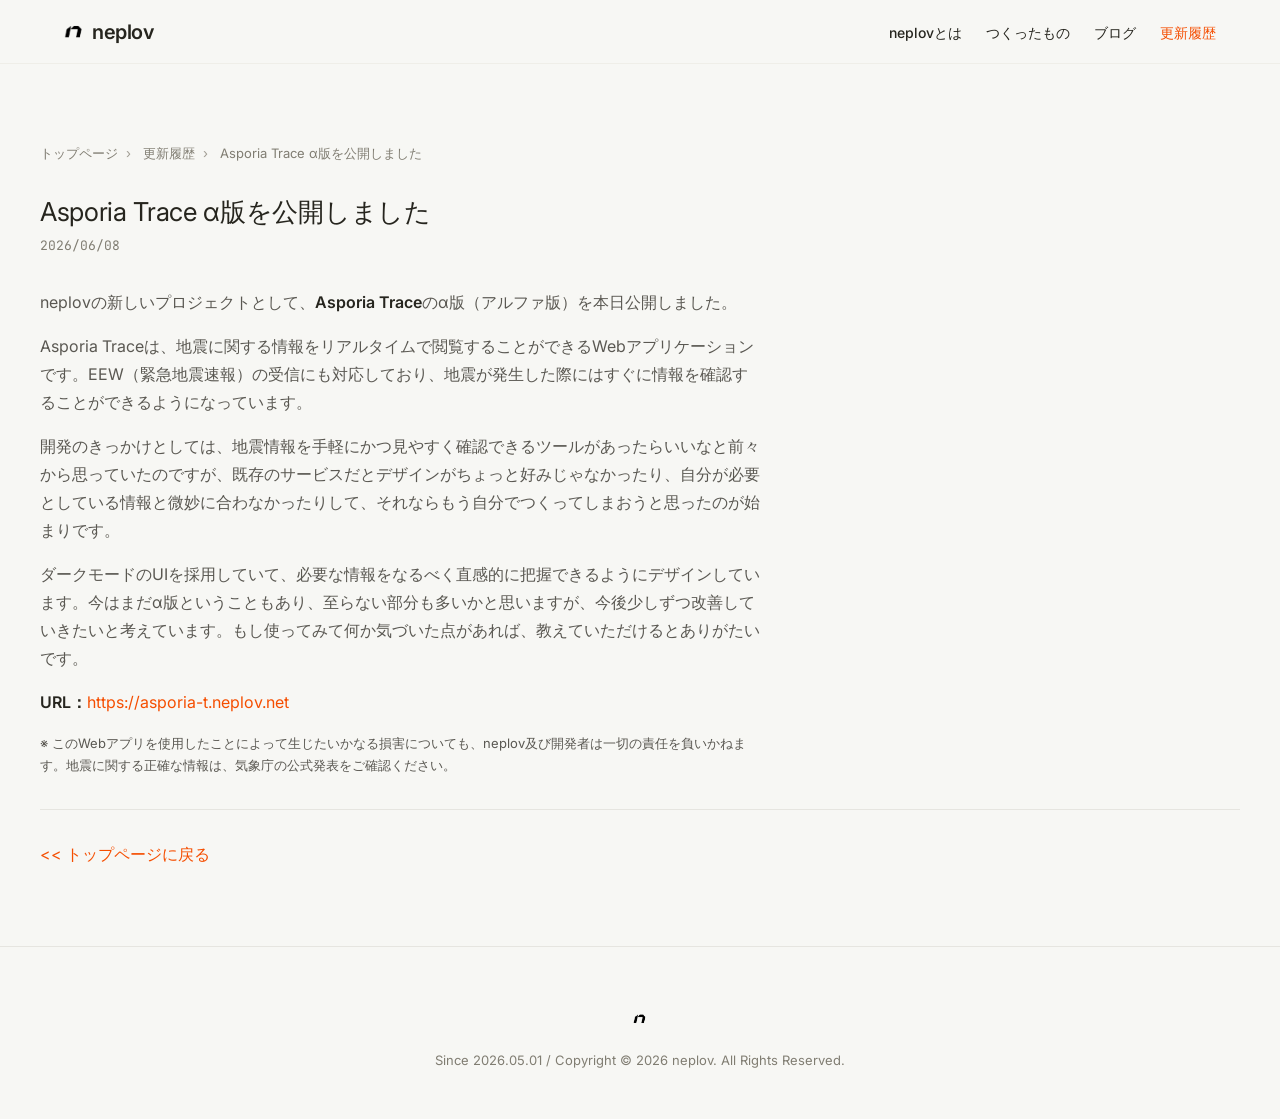
<file: news/20260608-asporia-trace.html>
<!DOCTYPE html>
<html lang="ja">
<head>
  <meta charset="UTF-8">
  <meta name="viewport" content="width=device-width, initial-scale=1.0">
  <title>Asporia Trace α版を公開しました - neplov</title>
  <link rel="stylesheet" href="/style.css">
  <link rel="icon" href="/favicon.png" type="image/png">
</head>
<body>

<nav class="top-nav">
  <div class="container">
    <a href="/" class="top-nav__brand">
      <img src="/logo-1.png" alt="neplov">
      <span class="top-nav__brand-text">neplov</span>
    </a>
    <ul class="top-nav__links" id="nav-links">
      <li><a href="/#about" class="top-nav__link">neplovとは</a></li>
      <li><a href="/#projects" class="top-nav__link">つくったもの</a></li>
      <li><a href="/blog/" class="top-nav__link">ブログ</a></li>
      <li><a href="/#updates" class="top-nav__link top-nav__link--active">更新履歴</a></li>
    </ul>
    <button class="nav-hamburger" aria-label="メニュー" onclick="document.getElementById('nav-links').classList.toggle('top-nav__links--open')">
      <span></span><span></span><span></span>
    </button>
  </div>
</nav>

<main class="container section">
  <div class="breadcrumb">
    <a href="/">トップページ</a><span class="breadcrumb__sep">›</span>
    <a href="/#updates">更新履歴</a><span class="breadcrumb__sep">›</span>
    Asporia Trace α版を公開しました
  </div>

  <article>
    <h1 class="display-md">Asporia Trace α版を公開しました</h1>
    <p class="code-text text-muted" style="margin-top: var(--space-xs);">2026/06/08</p>

    <div class="prose" style="margin-top: var(--space-xl);">
      <p>neplovの新しいプロジェクトとして、<strong>Asporia Trace</strong>のα版（アルファ版）を本日公開しました。</p>

      <p>Asporia Traceは、地震に関する情報をリアルタイムで閲覧することができるWebアプリケーションです。EEW（緊急地震速報）の受信にも対応しており、地震が発生した際にはすぐに情報を確認することができるようになっています。</p>

      <p>開発のきっかけとしては、地震情報を手軽にかつ見やすく確認できるツールがあったらいいなと前々から思っていたのですが、既存のサービスだとデザインがちょっと好みじゃなかったり、自分が必要としている情報と微妙に合わなかったりして、それならもう自分でつくってしまおうと思ったのが始まりです。</p>

      <p>ダークモードのUIを採用していて、必要な情報をなるべく直感的に把握できるようにデザインしています。今はまだα版ということもあり、至らない部分も多いかと思いますが、今後少しずつ改善していきたいと考えています。もし使ってみて何か気づいた点があれば、教えていただけるとありがたいです。</p>

      <p><strong>URL：</strong><a href="https://asporia-t.neplov.net" target="_blank">https://asporia-t.neplov.net</a></p>

      <p class="caption">※ このWebアプリを使用したことによって生じたいかなる損害についても、neplov及び開発者は一切の責任を負いかねます。地震に関する正確な情報は、気象庁の公式発表をご確認ください。</p>
    </div>

    <hr style="border: none; border-top: 1px solid var(--color-hairline); margin: var(--space-xl) 0;">
    <p><a href="/">&lt;&lt; トップページに戻る</a></p>
  </article>
</main>

<footer class="footer">
  <div class="container">
    <div class="footer__brand"><img src="/logo-1.png" alt="neplov" style="height: 16px;"></div>
    <div class="footer__copy">Since 2026.05.01 / Copyright &copy; 2026 neplov. All Rights Reserved.</div>
  </div>
</footer>

</body>
</html>
</file>
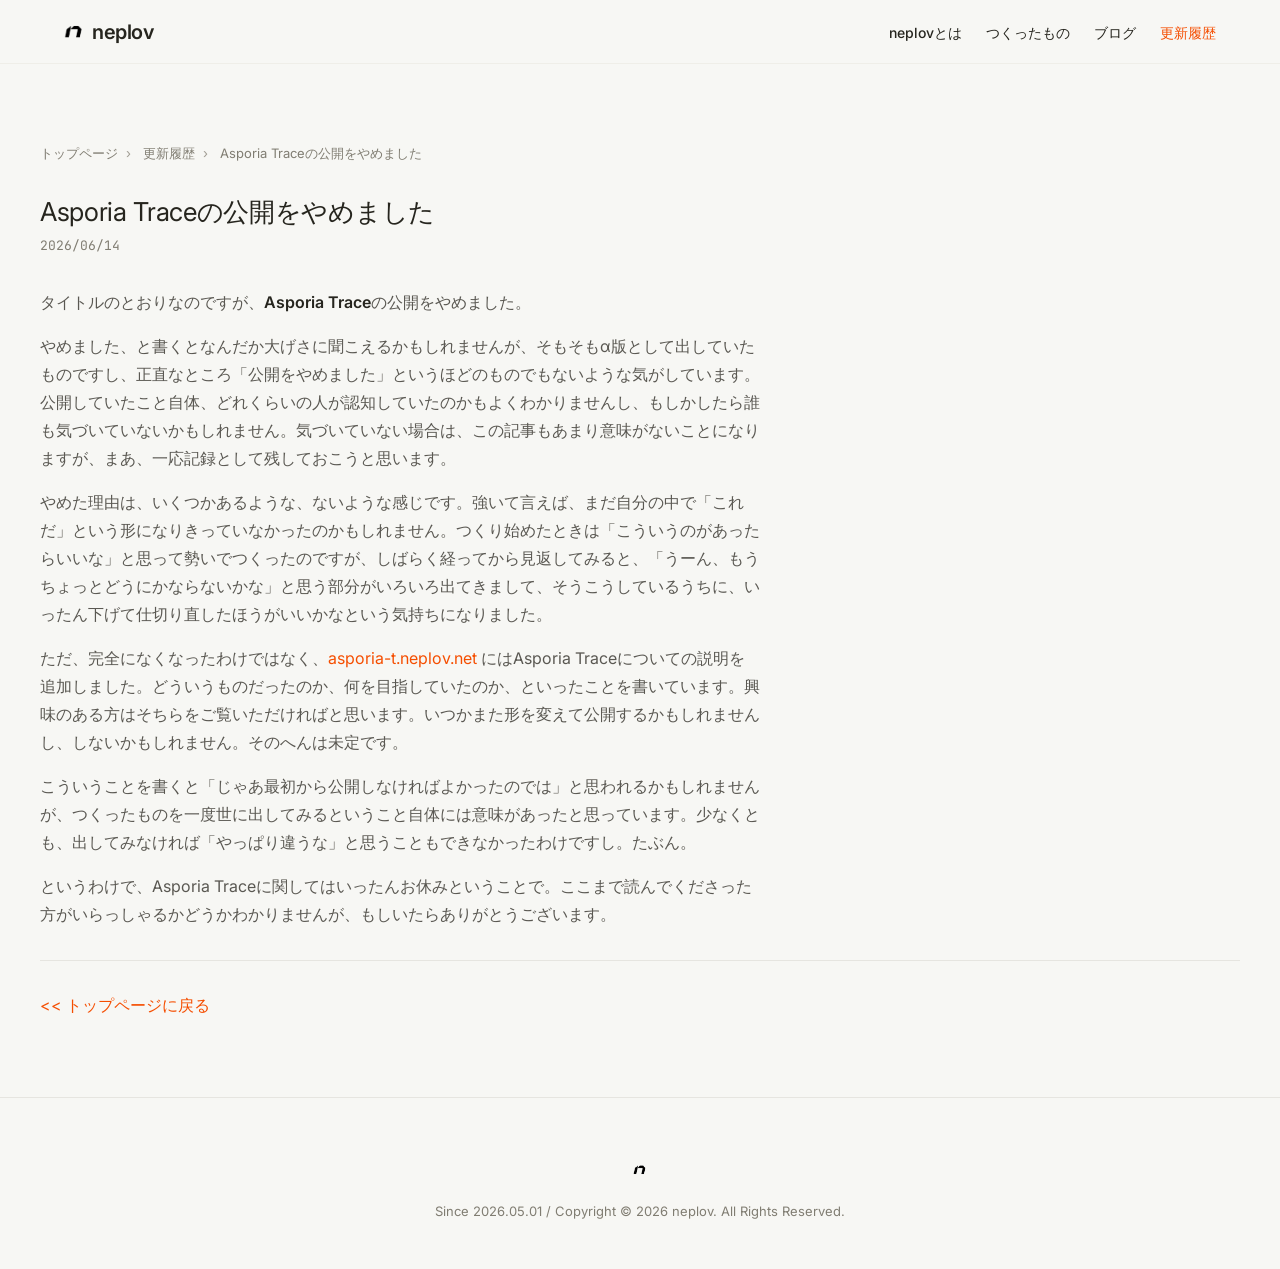
<file: news/20260614-asporia-trace-discontinued.html>
<!DOCTYPE html>
<html lang="ja">
<head>
  <meta charset="UTF-8">
  <meta name="viewport" content="width=device-width, initial-scale=1.0">
  <title>Asporia Traceの公開をやめました - neplov</title>
  <link rel="stylesheet" href="/style.css">
  <link rel="icon" href="/favicon.png" type="image/png">
</head>
<body>

<nav class="top-nav">
  <div class="container">
    <a href="/" class="top-nav__brand">
      <img src="/logo-1.png" alt="neplov">
      <span class="top-nav__brand-text">neplov</span>
    </a>
    <ul class="top-nav__links" id="nav-links">
      <li><a href="/#about" class="top-nav__link">neplovとは</a></li>
      <li><a href="/#projects" class="top-nav__link">つくったもの</a></li>
      <li><a href="/blog/" class="top-nav__link">ブログ</a></li>
      <li><a href="/#updates" class="top-nav__link top-nav__link--active">更新履歴</a></li>
    </ul>
    <button class="nav-hamburger" aria-label="メニュー" onclick="document.getElementById('nav-links').classList.toggle('top-nav__links--open')">
      <span></span><span></span><span></span>
    </button>
  </div>
</nav>

<main class="container section">
  <div class="breadcrumb">
    <a href="/">トップページ</a><span class="breadcrumb__sep">›</span>
    <a href="/#updates">更新履歴</a><span class="breadcrumb__sep">›</span>
    Asporia Traceの公開をやめました
  </div>

  <article>
    <h1 class="display-md">Asporia Traceの公開をやめました</h1>
    <p class="code-text text-muted" style="margin-top: var(--space-xs);">2026/06/14</p>

    <div class="prose" style="margin-top: var(--space-xl);">
      <p>タイトルのとおりなのですが、<strong>Asporia Trace</strong>の公開をやめました。</p>

      <p>やめました、と書くとなんだか大げさに聞こえるかもしれませんが、そもそもα版として出していたものですし、正直なところ「公開をやめました」というほどのものでもないような気がしています。公開していたこと自体、どれくらいの人が認知していたのかもよくわかりませんし、もしかしたら誰も気づいていないかもしれません。気づいていない場合は、この記事もあまり意味がないことになりますが、まあ、一応記録として残しておこうと思います。</p>

      <p>やめた理由は、いくつかあるような、ないような感じです。強いて言えば、まだ自分の中で「これだ」という形になりきっていなかったのかもしれません。つくり始めたときは「こういうのがあったらいいな」と思って勢いでつくったのですが、しばらく経ってから見返してみると、「うーん、もうちょっとどうにかならないかな」と思う部分がいろいろ出てきまして、そうこうしているうちに、いったん下げて仕切り直したほうがいいかなという気持ちになりました。</p>

      <p>ただ、完全になくなったわけではなく、<a href="https://asporia-t.neplov.net" target="_blank">asporia-t.neplov.net</a> にはAsporia Traceについての説明を追加しました。どういうものだったのか、何を目指していたのか、といったことを書いています。興味のある方はそちらをご覧いただければと思います。いつかまた形を変えて公開するかもしれませんし、しないかもしれません。そのへんは未定です。</p>

      <p>こういうことを書くと「じゃあ最初から公開しなければよかったのでは」と思われるかもしれませんが、つくったものを一度世に出してみるということ自体には意味があったと思っています。少なくとも、出してみなければ「やっぱり違うな」と思うこともできなかったわけですし。たぶん。</p>

      <p>というわけで、Asporia Traceに関してはいったんお休みということで。ここまで読んでくださった方がいらっしゃるかどうかわかりませんが、もしいたらありがとうございます。</p>
    </div>

    <hr style="border: none; border-top: 1px solid var(--color-hairline); margin: var(--space-xl) 0;">
    <p><a href="/">&lt;&lt; トップページに戻る</a></p>
  </article>
</main>

<footer class="footer">
  <div class="container">
    <div class="footer__brand"><img src="/logo-1.png" alt="neplov" style="height: 16px;"></div>
    <div class="footer__copy">Since 2026.05.01 / Copyright &copy; 2026 neplov. All Rights Reserved.</div>
  </div>
</footer>

</body>
</html>
</file>
<file: style.css>
/* ================================================
   neplov Design System — based on DESIGN.md
   ================================================ */

/* --- Google Fonts: Inter (CursorGothic substitute) + JetBrains Mono --- */
@import url('https://fonts.googleapis.com/css2?family=Inter:wght@400;500;600&family=JetBrains+Mono:wght@400&display=swap');

/* --- CSS Custom Properties (Design Tokens) --- */
:root {
  /* Brand & Accent */
  --color-primary: #f54e00;
  --color-primary-active: #d04200;

  /* Surface */
  --color-canvas: #f7f7f4;
  --color-canvas-soft: #fafaf7;
  --color-surface-card: #ffffff;
  --color-surface-strong: #e6e5e0;

  /* Hairlines */
  --color-hairline: #e6e5e0;
  --color-hairline-soft: #efeee8;
  --color-hairline-strong: #cfcdc4;

  /* Text */
  --color-ink: #26251e;
  --color-body: #5a5852;
  --color-body-strong: #26251e;
  --color-muted: #807d72;
  --color-muted-soft: #a09c92;
  --color-on-primary: #ffffff;

  /* Timeline (AI-action signature) */
  --color-timeline-thinking: #dfa88f;
  --color-timeline-grep: #9fc9a2;
  --color-timeline-read: #9fbbe0;
  --color-timeline-edit: #c0a8dd;
  --color-timeline-done: #c08532;

  /* Semantic */
  --color-error: #cf2d56;
  --color-success: #1f8a65;

  /* Rounded */
  --rounded-none: 0px;
  --rounded-xs: 4px;
  --rounded-sm: 6px;
  --rounded-md: 8px;
  --rounded-lg: 12px;
  --rounded-xl: 16px;
  --rounded-pill: 9999px;
  --rounded-full: 9999px;

  /* Spacing */
  --space-xxs: 4px;
  --space-xs: 8px;
  --space-sm: 12px;
  --space-base: 16px;
  --space-md: 20px;
  --space-lg: 24px;
  --space-xl: 32px;
  --space-xxl: 48px;
  --space-section: 80px;

  /* Font Families */
  --font-display: 'Inter', system-ui, 'Helvetica Neue', Helvetica, Arial, sans-serif;
  --font-code: 'JetBrains Mono', 'Fira Code', monospace;
}

/* --- Reset & Base --- */
*,
*::before,
*::after {
  box-sizing: border-box;
  margin: 0;
  padding: 0;
}

html {
  font-size: 16px;
  -webkit-font-smoothing: antialiased;
  -moz-osx-font-smoothing: grayscale;
  scroll-behavior: smooth;
}

body {
  font-family: var(--font-display);
  font-size: 16px;
  font-weight: 400;
  line-height: 1.5;
  color: var(--color-body);
  background-color: var(--color-canvas);
}

img {
  max-width: 100%;
  height: auto;
  display: block;
}

a {
  color: var(--color-primary);
  text-decoration: none;
  transition: color 0.2s ease;
}

a:hover {
  color: var(--color-primary-active);
}

/* --- Typography Classes --- */
.display-mega {
  font-family: var(--font-display);
  font-size: 72px;
  font-weight: 400;
  line-height: 1.1;
  letter-spacing: -2.16px;
  color: var(--color-ink);
}

.display-lg {
  font-family: var(--font-display);
  font-size: 36px;
  font-weight: 400;
  line-height: 1.2;
  letter-spacing: -0.72px;
  color: var(--color-ink);
}

.display-md {
  font-family: var(--font-display);
  font-size: 26px;
  font-weight: 400;
  line-height: 1.25;
  letter-spacing: -0.325px;
  color: var(--color-ink);
}

.display-sm {
  font-family: var(--font-display);
  font-size: 22px;
  font-weight: 400;
  line-height: 1.3;
  letter-spacing: -0.11px;
  color: var(--color-ink);
}

.title-md {
  font-family: var(--font-display);
  font-size: 18px;
  font-weight: 600;
  line-height: 1.4;
  color: var(--color-ink);
}

.title-sm {
  font-family: var(--font-display);
  font-size: 16px;
  font-weight: 600;
  line-height: 1.4;
  color: var(--color-ink);
}

.body-md {
  font-family: var(--font-display);
  font-size: 16px;
  font-weight: 400;
  line-height: 1.5;
  color: var(--color-body);
}

.body-tracked {
  font-family: var(--font-display);
  font-size: 16px;
  font-weight: 400;
  line-height: 1.5;
  letter-spacing: 0.08px;
  color: var(--color-body);
}

.body-sm {
  font-family: var(--font-display);
  font-size: 14px;
  font-weight: 400;
  line-height: 1.5;
  color: var(--color-body);
}

.caption {
  font-family: var(--font-display);
  font-size: 13px;
  font-weight: 400;
  line-height: 1.4;
  color: var(--color-muted);
}

.caption-uppercase {
  font-family: var(--font-display);
  font-size: 11px;
  font-weight: 600;
  line-height: 1.4;
  letter-spacing: 0.88px;
  text-transform: uppercase;
  color: var(--color-muted);
}

.code-text {
  font-family: var(--font-code);
  font-size: 13px;
  font-weight: 400;
  line-height: 1.5;
}

/* --- Layout --- */
.container {
  max-width: 1200px;
  margin: 0 auto;
  padding: 0 var(--space-lg);
}

.section {
  padding: var(--space-section) 0;
}

/* --- Top Navigation --- */
.top-nav {
  background-color: var(--color-canvas);
  height: 64px;
  display: flex;
  align-items: center;
  position: sticky;
  top: 0;
  z-index: 100;
  border-bottom: 1px solid var(--color-hairline-soft);
}

.top-nav .container {
  display: flex;
  align-items: center;
  justify-content: space-between;
  width: 100%;
}

.top-nav__brand {
  display: flex;
  align-items: center;
  gap: var(--space-xs);
  text-decoration: none;
}

.top-nav__brand img {
  height: 22px;
  width: auto;
}

.top-nav__brand-text {
  font-family: var(--font-display);
  font-size: 20px;
  font-weight: 600;
  color: var(--color-ink);
  letter-spacing: -0.5px;
}

.top-nav__links {
  display: flex;
  align-items: center;
  gap: var(--space-lg);
  list-style: none;
}

.top-nav__link {
  font-family: var(--font-display);
  font-size: 14px;
  font-weight: 500;
  line-height: 1.4;
  color: var(--color-ink);
  text-decoration: none;
  transition: color 0.2s ease;
}

.top-nav__link:hover {
  color: var(--color-primary);
}

.top-nav__link--active {
  color: var(--color-primary);
}

.nav-hamburger {
  display: none;
  background: none;
  border: none;
  cursor: pointer;
  padding: var(--space-xs);
}

.nav-hamburger span {
  display: block;
  width: 20px;
  height: 2px;
  background-color: var(--color-ink);
  margin: 4px 0;
  transition: all 0.3s ease;
}

/* --- Buttons --- */
.btn {
  display: inline-flex;
  align-items: center;
  justify-content: center;
  font-family: var(--font-display);
  font-size: 14px;
  font-weight: 500;
  line-height: 1.0;
  border: none;
  cursor: pointer;
  text-decoration: none;
  transition: all 0.2s ease;
}

.btn-primary {
  background-color: var(--color-primary);
  color: var(--color-on-primary);
  border-radius: var(--rounded-md);
  padding: 10px 18px;
  height: 40px;
}

.btn-primary:hover {
  background-color: var(--color-primary-active);
  color: var(--color-on-primary);
}

.btn-secondary {
  background-color: var(--color-surface-card);
  color: var(--color-ink);
  border-radius: var(--rounded-md);
  padding: 9px 17px;
  height: 40px;
  border: 1px solid var(--color-hairline-strong);
}

.btn-secondary:hover {
  border-color: var(--color-ink);
}

.btn-tertiary {
  background-color: transparent;
  color: var(--color-ink);
  padding: 0;
}

.btn-tertiary:hover {
  color: var(--color-primary);
}

.btn-download {
  background-color: var(--color-ink);
  color: var(--color-canvas);
  border-radius: var(--rounded-md);
  padding: 12px 20px;
  height: 44px;
}

.btn-download:hover {
  opacity: 0.9;
  color: var(--color-canvas);
}

/* --- Hero Band --- */
.hero-band {
  background-color: var(--color-canvas);
  padding: var(--space-section) 0;
  text-align: center;
}

.hero-band__subtitle {
  margin-top: var(--space-base);
  max-width: 600px;
  margin-left: auto;
  margin-right: auto;
}

.hero-band__actions {
  display: flex;
  align-items: center;
  justify-content: center;
  gap: var(--space-base);
  margin-top: var(--space-xl);
}

/* --- Cards --- */
.card {
  background-color: var(--color-surface-card);
  border-radius: var(--rounded-lg);
  border: 1px solid var(--color-hairline);
  padding: var(--space-lg);
}

.feature-card {
  background-color: var(--color-surface-card);
  border-radius: var(--rounded-lg);
  border: 1px solid var(--color-hairline);
  padding: var(--space-lg);
  transition: border-color 0.2s ease;
}

.feature-card:hover {
  border-color: var(--color-hairline-strong);
}

.feature-card__title {
  font-family: var(--font-display);
  font-size: 18px;
  font-weight: 600;
  line-height: 1.4;
  color: var(--color-ink);
  margin-bottom: var(--space-sm);
}

.feature-card__body {
  color: var(--color-body);
  font-size: 15px;
  line-height: 1.6;
}

.feature-card__meta {
  margin-top: var(--space-base);
  font-size: 14px;
  color: var(--color-muted);
}

.feature-card__tag {
  display: inline-block;
  background-color: var(--color-surface-strong);
  color: var(--color-ink);
  font-family: var(--font-display);
  font-size: 11px;
  font-weight: 600;
  line-height: 1.4;
  letter-spacing: 0.88px;
  text-transform: uppercase;
  border-radius: var(--rounded-pill);
  padding: 4px 10px;
  margin-bottom: var(--space-sm);
}

.feature-card__tag--discontinued {
  background-color: var(--color-muted-soft);
  color: var(--color-on-primary);
}

/* Card grid layouts */
.card-grid {
  display: grid;
  gap: var(--space-base);
}

.card-grid--2 {
  grid-template-columns: repeat(2, 1fr);
}

.card-grid--3 {
  grid-template-columns: repeat(3, 1fr);
}

/* --- Profile Table --- */
.profile-table {
  width: 100%;
  border-collapse: collapse;
  border: 1px solid var(--color-hairline);
  border-radius: var(--rounded-lg);
  overflow: hidden;
}

.profile-table th,
.profile-table td {
  padding: var(--space-sm) var(--space-base);
  text-align: left;
  border-bottom: 1px solid var(--color-hairline);
  font-size: 15px;
}

.profile-table th {
  background-color: var(--color-canvas-soft);
  color: var(--color-ink);
  font-weight: 600;
  width: 140px;
  white-space: nowrap;
}

.profile-table td {
  color: var(--color-body);
}

.profile-table tr:last-child th,
.profile-table tr:last-child td {
  border-bottom: none;
}

/* --- Update Timeline --- */
.update-list {
  list-style: none;
}

.update-item {
  display: flex;
  gap: var(--space-base);
  padding: var(--space-sm) 0;
  border-bottom: 1px solid var(--color-hairline-soft);
  align-items: baseline;
}

.update-item:last-child {
  border-bottom: none;
}

.update-date {
  font-family: var(--font-code);
  font-size: 13px;
  color: var(--color-muted);
  white-space: nowrap;
  min-width: 100px;
}

.update-text {
  font-size: 15px;
  color: var(--color-body);
}

.update-text a {
  color: var(--color-primary);
}

.badge-new {
  display: inline-block;
  background-color: var(--color-primary);
  color: var(--color-on-primary);
  font-size: 10px;
  font-weight: 600;
  letter-spacing: 0.5px;
  text-transform: uppercase;
  border-radius: var(--rounded-pill);
  padding: 2px 8px;
  margin-left: var(--space-xs);
  animation: pulse 2s ease-in-out infinite;
}

@keyframes pulse {
  0%, 100% { opacity: 1; }
  50% { opacity: 0.6; }
}

/* --- Code Block --- */
.code-block {
  background-color: var(--color-surface-card);
  color: var(--color-ink);
  font-family: var(--font-code);
  font-size: 13px;
  line-height: 1.5;
  border-radius: var(--rounded-lg);
  padding: var(--space-md);
  border: 1px solid var(--color-hairline);
  overflow-x: auto;
}

/* --- Badge Pill --- */
.badge-pill {
  display: inline-block;
  background-color: var(--color-surface-strong);
  color: var(--color-ink);
  font-family: var(--font-display);
  font-size: 11px;
  font-weight: 600;
  line-height: 1.4;
  letter-spacing: 0.88px;
  text-transform: uppercase;
  border-radius: var(--rounded-pill);
  padding: 4px 10px;
}

/* --- Sidebar / Info Boxes --- */
.info-box {
  background-color: var(--color-surface-card);
  border: 1px solid var(--color-hairline);
  border-radius: var(--rounded-lg);
  padding: var(--space-lg);
  margin-bottom: var(--space-base);
}

.info-box__title {
  font-size: 14px;
  font-weight: 600;
  color: var(--color-ink);
  margin-bottom: var(--space-sm);
}

.info-box__body {
  font-size: 14px;
  color: var(--color-body);
  line-height: 1.6;
}

.info-box__body a {
  color: var(--color-primary);
}

/* --- CTA Band --- */
.cta-band {
  background-color: var(--color-canvas);
  padding: 96px 0;
  text-align: center;
  border-top: 1px solid var(--color-hairline-soft);
}

.cta-band__actions {
  margin-top: var(--space-xl);
}

/* --- Footer --- */
.footer {
  background-color: var(--color-canvas);
  border-top: 1px solid var(--color-hairline);
  padding: 64px 0 48px;
}

.footer .container {
  display: flex;
  flex-direction: column;
  align-items: center;
  gap: var(--space-lg);
}

.footer__brand {
  display: flex;
  align-items: center;
  gap: var(--space-xs);
}

.footer__brand img {
  height: 18px;
  width: auto;
}

.footer__links {
  display: flex;
  gap: var(--space-lg);
  list-style: none;
  flex-wrap: wrap;
  justify-content: center;
}

.footer__link {
  font-size: 14px;
  color: var(--color-body);
  text-decoration: none;
  transition: color 0.2s ease;
}

.footer__link:hover {
  color: var(--color-ink);
}

.footer__copy {
  font-size: 13px;
  color: var(--color-muted);
  text-align: center;
}

/* --- Breadcrumb --- */
.breadcrumb {
  font-size: 13px;
  color: var(--color-muted);
  margin-bottom: var(--space-xl);
}

.breadcrumb a {
  color: var(--color-muted);
  text-decoration: none;
}

.breadcrumb a:hover {
  color: var(--color-primary);
}

.breadcrumb__sep {
  margin: 0 var(--space-xs);
  color: var(--color-muted-soft);
}

/* --- Section Headers --- */
.section-header {
  margin-bottom: var(--space-xl);
}

.section-header::after {
  content: '';
  display: block;
  width: 100%;
  height: 1px;
  background-color: var(--color-hairline);
  margin-top: var(--space-sm);
}

/* --- Prose / Article Content --- */
.prose {
  max-width: 720px;
}

.prose p {
  margin-bottom: var(--space-base);
  line-height: 1.75;
  color: var(--color-body);
}

.prose p:last-child {
  margin-bottom: 0;
}

.prose strong {
  color: var(--color-ink);
  font-weight: 600;
}

.prose a {
  color: var(--color-primary);
}

.prose code {
  font-family: var(--font-code);
  font-size: 13px;
  background-color: var(--color-canvas-soft);
  padding: 2px 6px;
  border-radius: var(--rounded-xs);
  border: 1px solid var(--color-hairline);
}

.prose pre {
  background-color: var(--color-surface-card);
  border: 1px solid var(--color-hairline);
  border-radius: var(--rounded-lg);
  padding: var(--space-md);
  overflow-x: auto;
  margin: var(--space-lg) 0;
}

.prose pre code {
  background: none;
  padding: 0;
  border: none;
}

.prose ul,
.prose ol {
  margin: var(--space-base) 0;
  padding-left: var(--space-lg);
}

.prose li {
  margin-bottom: var(--space-xs);
  line-height: 1.6;
}

.prose blockquote {
  border-left: 3px solid var(--color-primary);
  padding-left: var(--space-base);
  margin: var(--space-lg) 0;
  color: var(--color-muted);
  font-style: italic;
}

.prose hr {
  border: none;
  border-top: 1px solid var(--color-hairline);
  margin: var(--space-xl) 0;
}

/* --- AA Art --- */
.aa-art {
  font-family: 'MS PGothic', 'Mona', 'IPAMonaPGothic', sans-serif;
  font-size: 14px;
  line-height: 1.2;
  color: var(--color-muted);
  white-space: pre;
  text-align: left;
  display: inline-block;
}

/* --- Blog Post List --- */
.post-list {
  list-style: none;
}

.post-item {
  display: flex;
  gap: var(--space-base);
  padding: var(--space-sm) 0;
  border-bottom: 1px solid var(--color-hairline-soft);
  align-items: baseline;
}

.post-item:last-child {
  border-bottom: none;
}

.post-date {
  font-family: var(--font-code);
  font-size: 13px;
  color: var(--color-muted);
  white-space: nowrap;
  min-width: 100px;
}

.post-title-link {
  font-size: 15px;
  color: var(--color-ink);
  text-decoration: none;
  transition: color 0.2s ease;
}

.post-title-link:hover {
  color: var(--color-primary);
}

/* --- Two Column Layout (main page) --- */
.page-layout {
  display: grid;
  grid-template-columns: 1fr 280px;
  gap: var(--space-xl);
  align-items: start;
}

.page-main {
  min-width: 0;
}

.page-sidebar {
  display: flex;
  flex-direction: column;
  gap: var(--space-base);
  position: sticky;
  top: 80px;
}

/* --- Misc/Utility --- */
.text-ink { color: var(--color-ink); }
.text-body { color: var(--color-body); }
.text-muted { color: var(--color-muted); }
.text-primary { color: var(--color-primary); }
.text-center { text-align: center; }

.mt-xs { margin-top: var(--space-xs); }
.mt-sm { margin-top: var(--space-sm); }
.mt-base { margin-top: var(--space-base); }
.mt-lg { margin-top: var(--space-lg); }
.mt-xl { margin-top: var(--space-xl); }
.mt-xxl { margin-top: var(--space-xxl); }
.mt-section { margin-top: var(--space-section); }

.mb-xs { margin-bottom: var(--space-xs); }
.mb-sm { margin-bottom: var(--space-sm); }
.mb-base { margin-bottom: var(--space-base); }
.mb-lg { margin-bottom: var(--space-lg); }
.mb-xl { margin-bottom: var(--space-xl); }

/* --- Responsive --- */

/* Tablet */
@media (max-width: 1024px) {
  .display-mega {
    font-size: 56px;
    letter-spacing: -1.5px;
  }

  .page-layout {
    grid-template-columns: 1fr;
  }

  .page-sidebar {
    position: static;
    display: grid;
    grid-template-columns: repeat(2, 1fr);
  }

  .card-grid--3 {
    grid-template-columns: repeat(2, 1fr);
  }
}

/* Mobile */
@media (max-width: 640px) {
  .display-mega {
    font-size: 32px;
    letter-spacing: -0.8px;
  }

  .display-lg {
    font-size: 26px;
    letter-spacing: -0.5px;
  }

  .display-md {
    font-size: 22px;
  }

  .container {
    padding: 0 var(--space-base);
  }

  .section {
    padding: var(--space-xxl) 0;
  }

  .hero-band {
    padding: var(--space-xxl) 0;
  }

  .hero-band__actions {
    flex-direction: column;
  }

  .card-grid--2,
  .card-grid--3 {
    grid-template-columns: 1fr;
  }

  .page-sidebar {
    grid-template-columns: 1fr;
  }

  .top-nav__links {
    display: none;
  }

  .top-nav__links--open {
    display: flex;
    flex-direction: column;
    position: absolute;
    top: 64px;
    left: 0;
    right: 0;
    background-color: var(--color-canvas);
    border-bottom: 1px solid var(--color-hairline);
    padding: var(--space-lg);
    gap: var(--space-base);
    z-index: 99;
  }

  .nav-hamburger {
    display: block;
  }

  .update-item {
    flex-direction: column;
    gap: var(--space-xxs);
  }

  .post-item {
    flex-direction: column;
    gap: var(--space-xxs);
  }

  .profile-table th {
    width: auto;
  }

  .cta-band {
    padding: var(--space-xxl) 0;
  }

  .footer__links {
    flex-direction: column;
    align-items: center;
    gap: var(--space-sm);
  }
}
</file>
